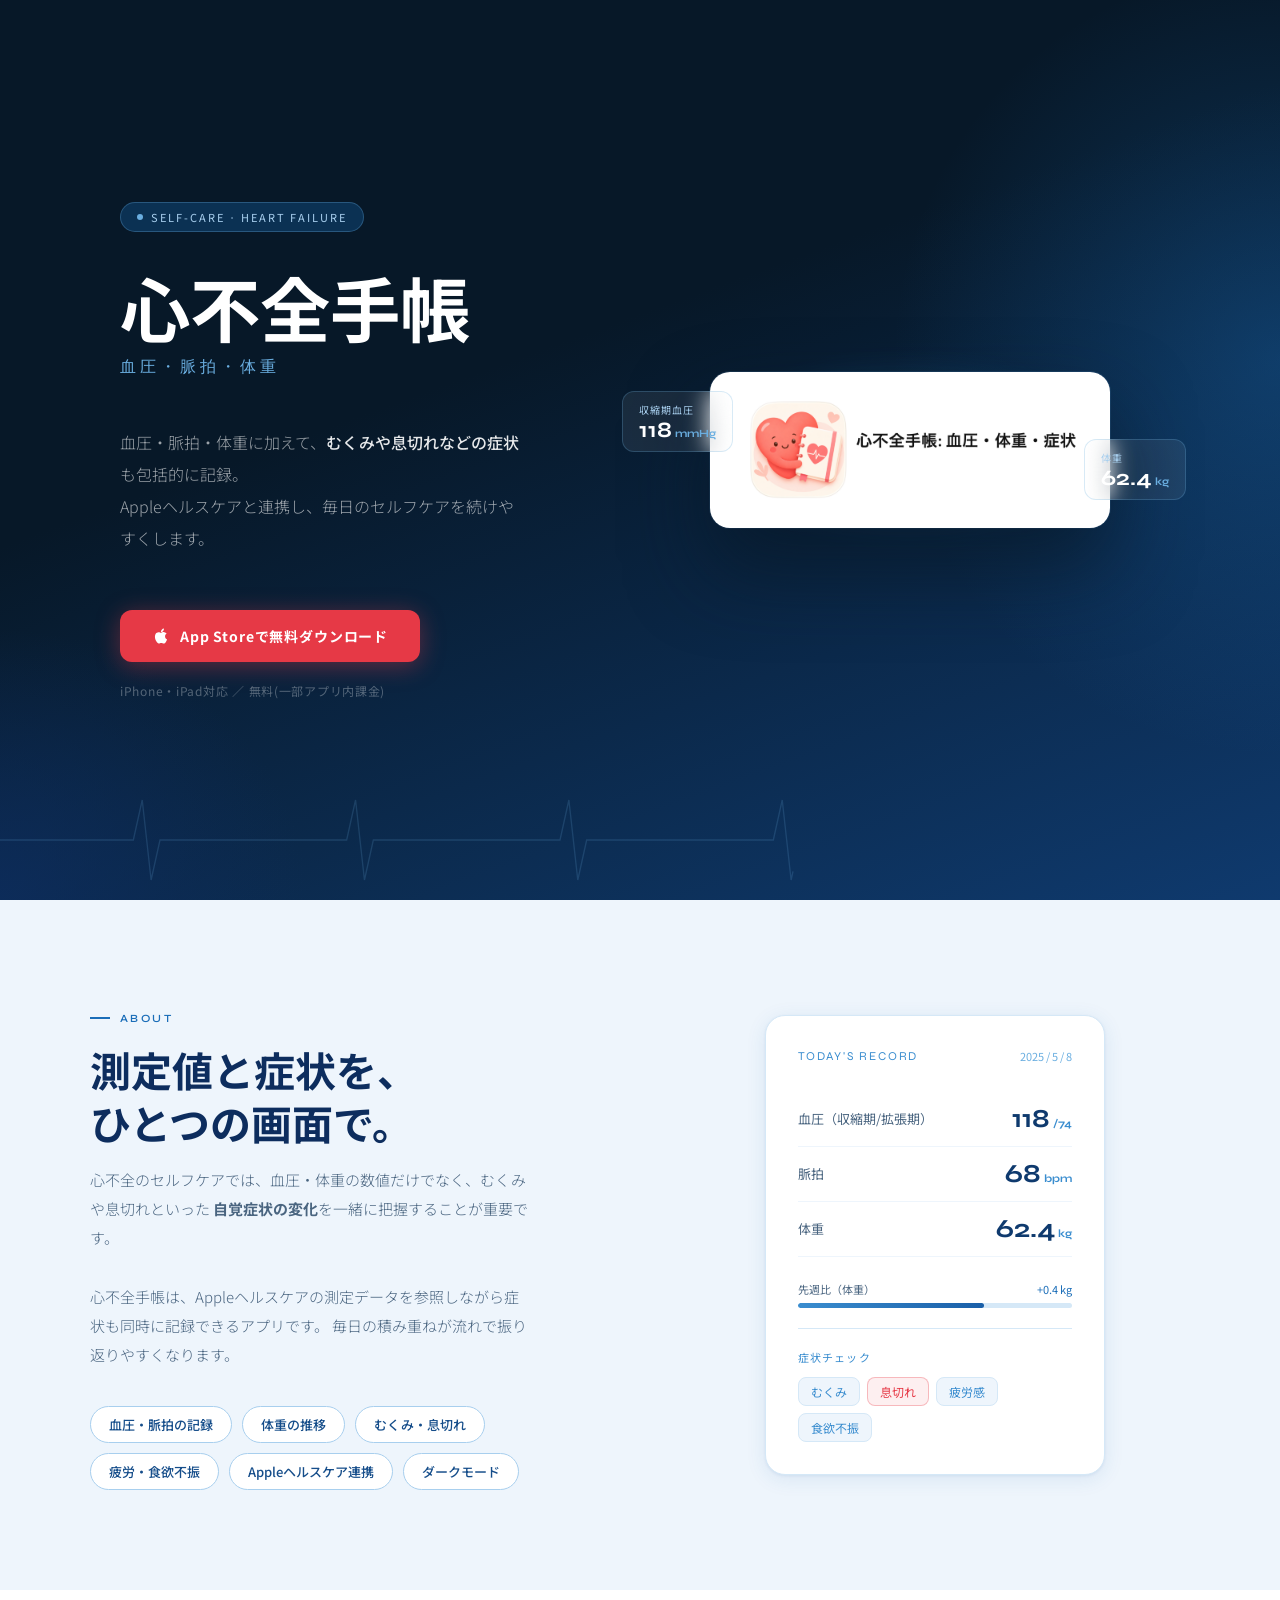
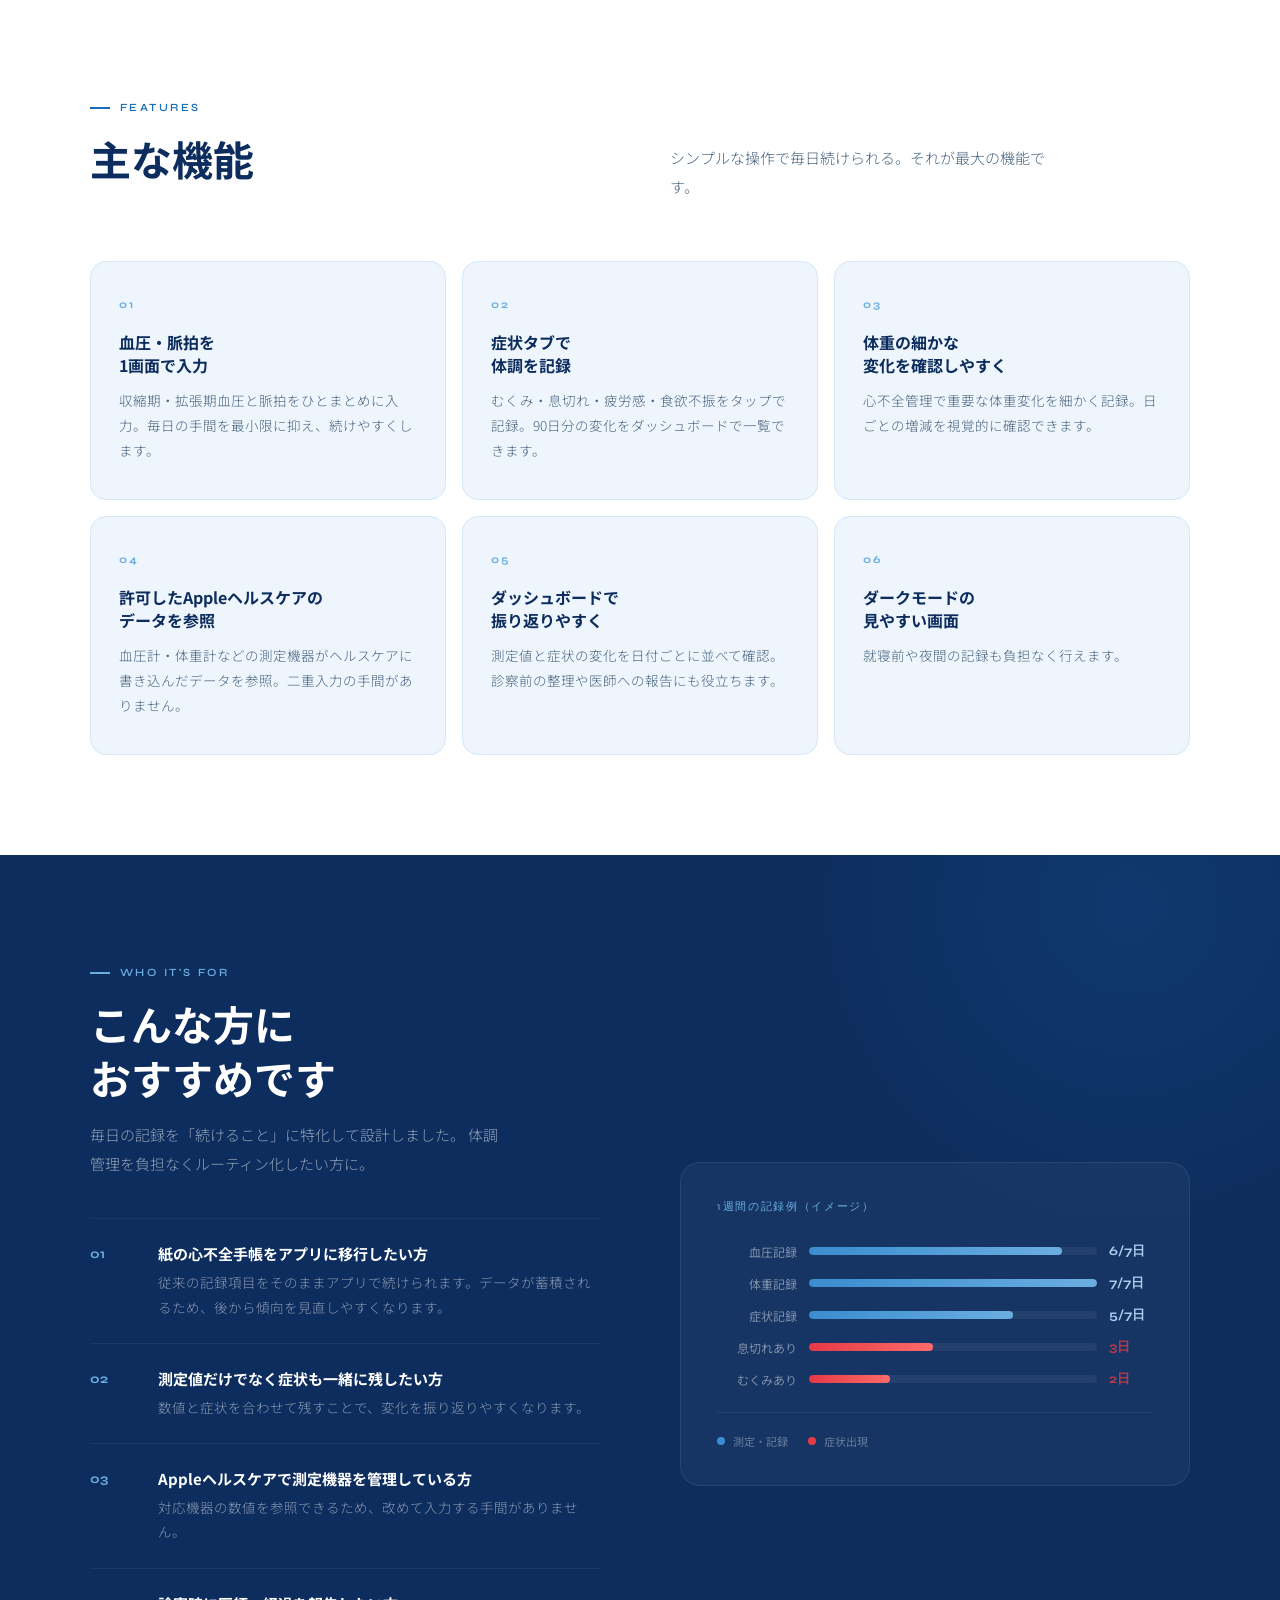
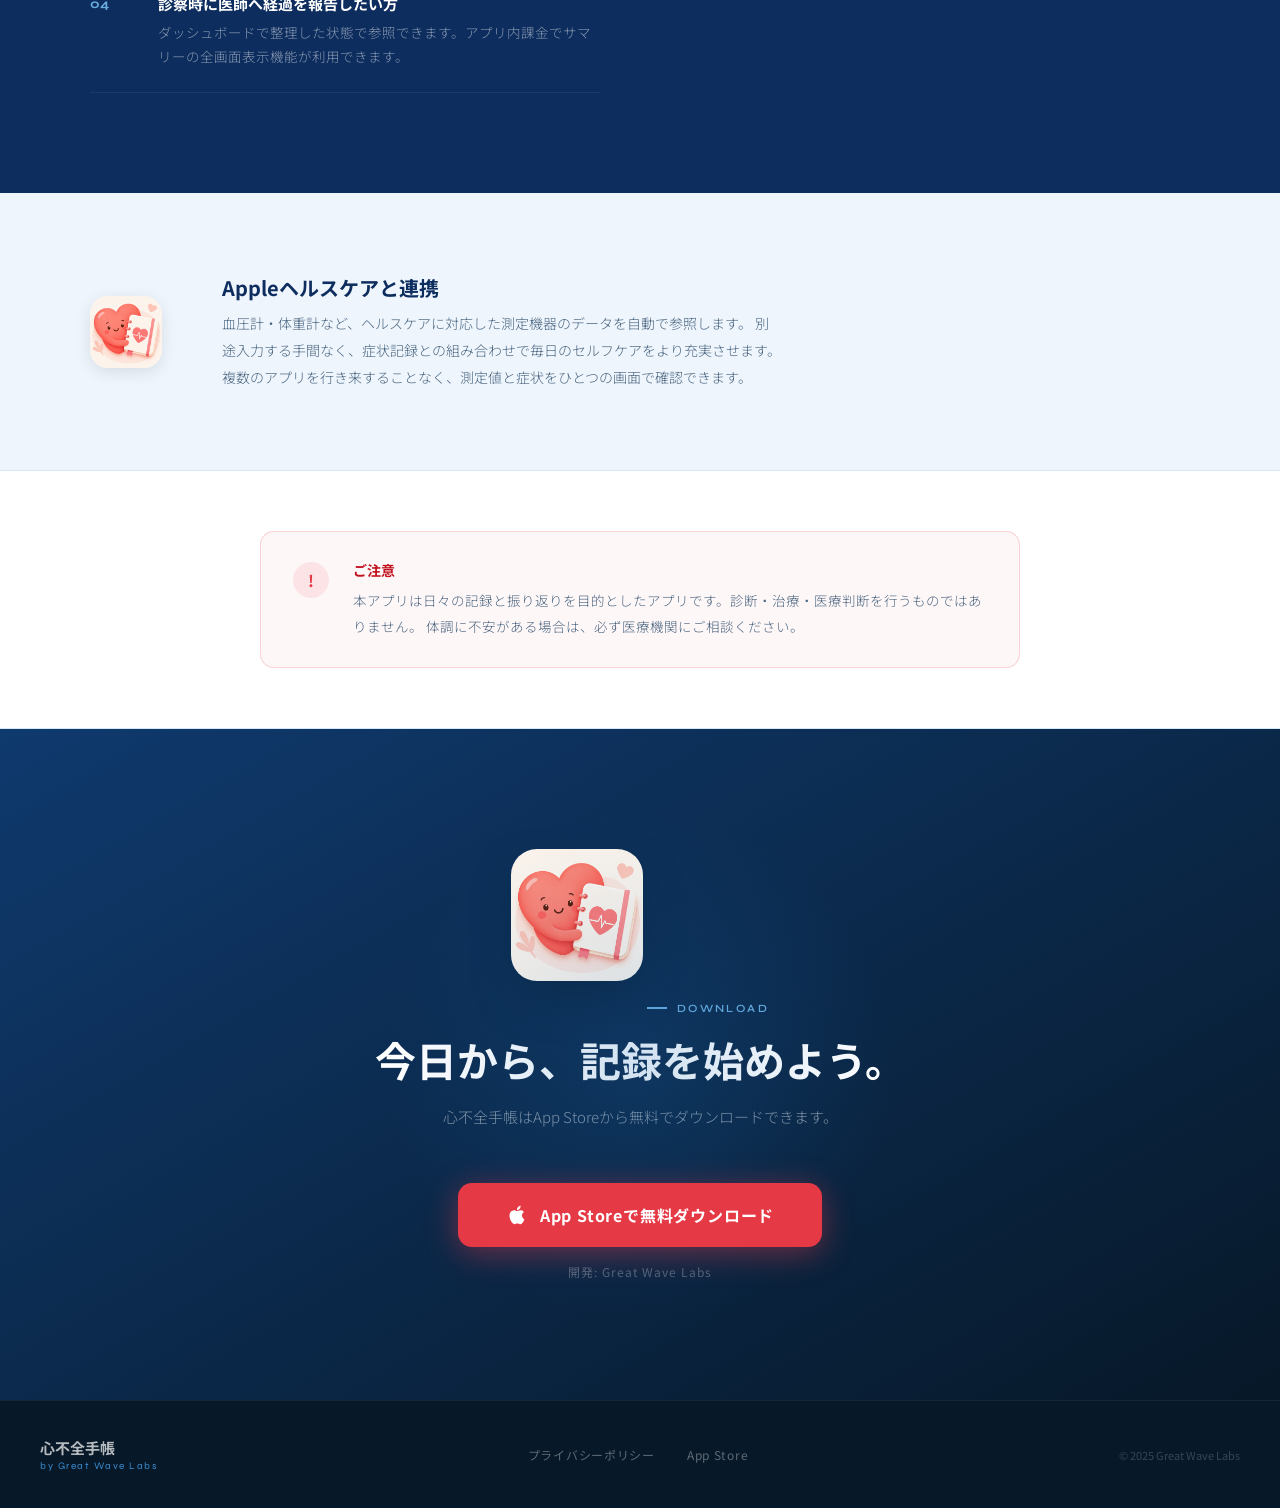
<file: index.html>
<!DOCTYPE html>
<html lang="ja">
<head>
  <meta charset="UTF-8">
  <meta name="viewport" content="width=device-width, initial-scale=1.0">
  <title>心不全手帳 – 血圧・体重・症状セルフケアアプリ</title>
  <meta name="description" content="血圧・脈拍・体重に加えて、むくみや息切れなどの症状もすばやく記録。Appleヘルスケア連携で、毎日のセルフケアを続けやすくします。">
  <link rel="preconnect" href="https://fonts.googleapis.com">
  <link rel="preconnect" href="https://fonts.gstatic.com" crossorigin>
  <link href="https://fonts.googleapis.com/css2?family=Syne:wght@400;600;700;800&family=Noto+Sans+JP:wght@300;400;500;700&display=swap" rel="stylesheet">
  <style>
    :root {
      --blue-50:  #eef5fc;
      --blue-100: #d5e8f7;
      --blue-200: #a8cfee;
      --blue-300: #6aaee0;
      --blue-400: #3a8dcf;
      --blue-500: #1a6db8;
      --blue-600: #1a5fa8;
      --blue-700: #154d8a;
      --blue-800: #0f3a6e;
      --blue-900: #0d2d5e;
      --blue-950: #071828;
      --red:      #e63946;
      --red-dark: #c1121f;
      --white:    #ffffff;
      --text-primary: var(--blue-900);
      --text-muted:   #4a6580;
      --border:   rgba(26,95,168,0.14);
    }

    *, *::before, *::after { box-sizing: border-box; margin: 0; padding: 0; }
    html { scroll-behavior: smooth; }

    body {
      font-family: 'Noto Sans JP', sans-serif;
      background: var(--white);
      color: var(--text-primary);
      overflow-x: hidden;
      -webkit-font-smoothing: antialiased;
    }

    /* ───────────────────────────────────────
       HERO
    ─────────────────────────────────────── */
    .hero {
      background: var(--blue-950);
      min-height: 100svh;
      display: grid;
      grid-template-columns: 1fr 1fr;
      align-items: center;
      position: relative;
      overflow: hidden;
    }

    .hero-bg {
      position: absolute;
      inset: 0;
      background:
        radial-gradient(ellipse 55% 80% at 100% 40%, rgba(26,109,184,0.35) 0%, transparent 55%),
        radial-gradient(ellipse 40% 50% at 0% 100%, rgba(13,45,94,0.8) 0%, transparent 60%),
        linear-gradient(160deg, var(--blue-950) 40%, var(--blue-800) 100%);
      pointer-events: none;
    }

    .hero-ecg {
      position: absolute;
      bottom: 0;
      left: 0;
      width: 100%;
      height: 120px;
      pointer-events: none;
      opacity: 0.18;
    }

    .ecg-path {
      stroke: var(--blue-300);
      stroke-width: 1.5;
      fill: none;
      stroke-dasharray: 1400;
      stroke-dashoffset: 1400;
      animation: drawECG 3s ease forwards 0.8s;
    }

    @keyframes drawECG {
      to { stroke-dashoffset: 0; }
    }

    .hero-content {
      position: relative;
      z-index: 2;
      padding: 100px 56px 100px 80px;
    }

    .hero-badge {
      display: inline-flex;
      align-items: center;
      gap: 8px;
      background: rgba(26,109,184,0.3);
      border: 1px solid rgba(106,174,224,0.3);
      border-radius: 100px;
      padding: 6px 16px;
      font-size: 11px;
      letter-spacing: 0.18em;
      color: var(--blue-200);
      text-transform: uppercase;
      margin-bottom: 36px;
      opacity: 0;
      animation: slideUp 0.7s ease 0.1s forwards;
    }

    .hero-badge-dot {
      width: 6px;
      height: 6px;
      border-radius: 50%;
      background: var(--blue-300);
      animation: blink 2s ease-in-out infinite;
    }

    @keyframes blink {
      0%, 100% { opacity: 1; }
      50% { opacity: 0.3; }
    }

    .hero-title {
      font-family: 'Noto Sans JP', sans-serif;
      font-weight: 700;
      font-size: clamp(44px, 5.5vw, 72px);
      line-height: 1.1;
      color: var(--white);
      margin-bottom: 12px;
      opacity: 0;
      animation: slideUp 0.7s ease 0.25s forwards;
    }

    .hero-title-en {
      font-family: 'Syne', sans-serif;
      font-weight: 400;
      font-size: clamp(12px, 1.4vw, 16px);
      letter-spacing: 0.25em;
      color: var(--blue-300);
      text-transform: uppercase;
      margin-bottom: 48px;
      opacity: 0;
      animation: slideUp 0.7s ease 0.38s forwards;
    }

    .hero-lead {
      font-size: 16px;
      line-height: 2;
      color: rgba(255,255,255,0.6);
      font-weight: 300;
      max-width: 400px;
      margin-bottom: 56px;
      opacity: 0;
      animation: slideUp 0.7s ease 0.5s forwards;
    }

    .hero-lead strong {
      color: rgba(255,255,255,0.9);
      font-weight: 500;
    }

    .hero-actions {
      display: flex;
      align-items: center;
      gap: 20px;
      flex-wrap: wrap;
      opacity: 0;
      animation: slideUp 0.7s ease 0.62s forwards;
    }

    .btn-primary {
      display: inline-flex;
      align-items: center;
      gap: 10px;
      background: var(--red);
      color: var(--white);
      text-decoration: none;
      padding: 16px 32px;
      border-radius: 12px;
      font-size: 14px;
      font-weight: 700;
      font-family: 'Noto Sans JP', sans-serif;
      letter-spacing: 0.06em;
      transition: background 0.2s, transform 0.2s, box-shadow 0.2s;
      box-shadow: 0 4px 24px rgba(230,57,70,0.4);
    }

    .btn-primary:hover {
      background: var(--red-dark);
      transform: translateY(-2px);
      box-shadow: 0 8px 32px rgba(230,57,70,0.5);
    }

    .btn-primary svg { width: 18px; height: 18px; }

    .hero-sub-note {
      font-size: 12px;
      color: rgba(255,255,255,0.3);
      letter-spacing: 0.06em;
    }

    .hero-visual {
      position: relative;
      z-index: 2;
      display: flex;
      justify-content: center;
      align-items: center;
      padding: 100px 80px 100px 20px;
      opacity: 0;
      animation: fadeIn 1s ease 0.6s forwards;
    }

    .hero-img-frame {
      position: relative;
    }

    .hero-img-frame::before {
      content: '';
      position: absolute;
      inset: -32px;
      border-radius: 36px;
      background: radial-gradient(ellipse at center, rgba(58,141,207,0.3) 0%, transparent 65%);
      filter: blur(8px);
    }

    .hero-banner {
      display: block;
      width: 100%;
      max-width: 400px;
      border-radius: 20px;
      box-shadow:
        0 40px 80px rgba(7,24,40,0.7),
        0 0 0 1px rgba(106,174,224,0.15);
      position: relative;
    }

    .float-chip {
      position: absolute;
      background: rgba(255,255,255,0.07);
      backdrop-filter: blur(12px);
      border: 1px solid rgba(106,174,224,0.25);
      border-radius: 12px;
      padding: 10px 16px;
      display: flex;
      flex-direction: column;
      gap: 2px;
    }

    .float-chip-label {
      font-size: 10px;
      color: var(--blue-200);
      letter-spacing: 0.1em;
      text-transform: uppercase;
    }

    .float-chip-value {
      font-family: 'Syne', sans-serif;
      font-size: 22px;
      font-weight: 700;
      color: var(--white);
      line-height: 1;
    }

    .float-chip-unit {
      font-size: 11px;
      color: var(--blue-300);
      margin-left: 3px;
    }

    .chip-bp  { top: 12%; left: -88px; animation: floatY 4s ease-in-out infinite; }
    .chip-wt  { bottom: 18%; right: -76px; animation: floatY 4s ease-in-out 1.5s infinite; }

    @keyframes floatY {
      0%, 100% { transform: translateY(0); }
      50%       { transform: translateY(-8px); }
    }

    /* ───────────────────────────────────────
       SECTION BASE
    ─────────────────────────────────────── */
    section { padding: 100px 40px; }

    .s-inner {
      max-width: 1100px;
      margin: 0 auto;
    }

    .label {
      display: inline-flex;
      align-items: center;
      gap: 10px;
      font-family: 'Syne', sans-serif;
      font-size: 11px;
      letter-spacing: 0.22em;
      text-transform: uppercase;
      color: var(--blue-500);
      font-weight: 600;
      margin-bottom: 18px;
    }

    .label::before {
      content: '';
      width: 20px;
      height: 2px;
      background: var(--blue-500);
      flex-shrink: 0;
    }

    h2.s-title {
      font-family: 'Noto Sans JP', sans-serif;
      font-weight: 700;
      font-size: clamp(28px, 3.2vw, 42px);
      line-height: 1.3;
      color: var(--blue-900);
      margin-bottom: 16px;
    }

    .s-body {
      font-size: 15px;
      line-height: 1.95;
      color: var(--text-muted);
      font-weight: 300;
    }

    /* ───────────────────────────────────────
       ABOUT
    ─────────────────────────────────────── */
    .about { background: var(--blue-50); }

    .about-grid {
      display: grid;
      grid-template-columns: 1fr 1fr;
      gap: 80px;
      align-items: center;
    }

    .about-text .s-body { max-width: 440px; }

    .about-pills {
      display: flex;
      flex-wrap: wrap;
      gap: 10px;
      margin-top: 36px;
    }

    .pill {
      background: var(--white);
      border: 1.5px solid var(--blue-200);
      border-radius: 100px;
      padding: 8px 18px;
      font-size: 13px;
      color: var(--blue-700);
      font-weight: 500;
      transition: border-color 0.2s, background 0.2s, color 0.2s;
    }

    .pill:hover {
      background: var(--blue-600);
      border-color: var(--blue-600);
      color: var(--white);
    }

    .about-visual { display: flex; justify-content: center; }

    .record-card {
      background: var(--white);
      border-radius: 20px;
      padding: 32px;
      box-shadow:
        0 4px 20px rgba(26,95,168,0.1),
        0 1px 3px rgba(26,95,168,0.08);
      width: 100%;
      max-width: 340px;
      border: 1px solid var(--blue-100);
    }

    .record-card-header {
      display: flex;
      justify-content: space-between;
      align-items: center;
      margin-bottom: 28px;
    }

    .record-card-title {
      font-family: 'Syne', sans-serif;
      font-size: 12px;
      letter-spacing: 0.15em;
      text-transform: uppercase;
      color: var(--blue-400);
    }

    .record-date { font-size: 11px; color: var(--blue-300); }

    .metric-row {
      display: flex;
      align-items: center;
      justify-content: space-between;
      padding: 14px 0;
      border-bottom: 1px solid var(--blue-50);
    }

    .metric-row:last-of-type { border-bottom: none; }

    .metric-name { font-size: 13px; color: var(--text-muted); font-weight: 400; }

    .metric-val {
      font-family: 'Syne', sans-serif;
      font-size: 26px;
      font-weight: 700;
      color: var(--blue-800);
      line-height: 1;
    }

    .metric-unit { font-size: 11px; color: var(--blue-400); margin-left: 3px; }

    .metric-bar-wrap { margin-top: 24px; }

    .metric-bar-label {
      font-size: 11px;
      color: var(--text-muted);
      margin-bottom: 6px;
      display: flex;
      justify-content: space-between;
    }

    .metric-bar-track {
      height: 5px;
      background: var(--blue-100);
      border-radius: 10px;
      overflow: hidden;
    }

    .metric-bar-fill {
      height: 100%;
      border-radius: 10px;
      background: linear-gradient(90deg, var(--blue-400), var(--blue-600));
      width: 0;
      transition: width 1.2s cubic-bezier(0.4,0,0.2,1);
    }

    .metric-bar-fill.animated { width: var(--w); }

    .symptom-section {
      margin-top: 20px;
      padding-top: 20px;
      border-top: 1px solid var(--blue-100);
    }

    .symptom-section-label {
      font-size: 11px;
      letter-spacing: 0.1em;
      text-transform: uppercase;
      color: var(--blue-400);
      margin-bottom: 12px;
    }

    .symptom-tags { display: flex; flex-wrap: wrap; gap: 7px; }

    .stag {
      font-size: 12px;
      padding: 5px 12px;
      border-radius: 8px;
      border: 1px solid var(--blue-100);
      color: var(--blue-400);
      background: var(--blue-50);
    }

    .stag.active {
      background: rgba(230,57,70,0.08);
      border-color: rgba(230,57,70,0.3);
      color: var(--red);
    }

    /* ───────────────────────────────────────
       FEATURES
    ─────────────────────────────────────── */
    .features { background: var(--white); }

    .features-header {
      display: grid;
      grid-template-columns: 1fr 1fr;
      gap: 60px;
      align-items: end;
      margin-bottom: 60px;
    }

    .features-header .s-body { max-width: 380px; }

    .features-grid {
      display: grid;
      grid-template-columns: repeat(3, 1fr);
      gap: 16px;
    }

    .feat-card {
      background: var(--blue-50);
      border: 1px solid var(--blue-100);
      border-radius: 16px;
      padding: 36px 28px;
      position: relative;
      overflow: hidden;
      transition: transform 0.25s ease, box-shadow 0.25s ease, border-color 0.25s;
    }

    .feat-card::before {
      content: '';
      position: absolute;
      top: 0;
      left: 0;
      right: 0;
      height: 3px;
      background: linear-gradient(90deg, var(--blue-400), var(--blue-600));
      transform: scaleX(0);
      transform-origin: left;
      transition: transform 0.3s ease;
    }

    .feat-card:hover {
      transform: translateY(-4px);
      box-shadow: 0 16px 40px rgba(26,95,168,0.12);
      border-color: var(--blue-200);
    }

    .feat-card:hover::before { transform: scaleX(1); }

    .feat-number {
      font-family: 'Syne', sans-serif;
      font-size: 11px;
      font-weight: 700;
      letter-spacing: 0.2em;
      color: var(--blue-300);
      margin-bottom: 20px;
    }

    .feat-title {
      font-family: 'Noto Sans JP', sans-serif;
      font-weight: 700;
      font-size: 16px;
      color: var(--blue-900);
      margin-bottom: 12px;
      line-height: 1.4;
    }

    .feat-text {
      font-size: 13.5px;
      line-height: 1.85;
      color: var(--text-muted);
      font-weight: 300;
    }

    /* ───────────────────────────────────────
       HELPS
    ─────────────────────────────────────── */
    .helps {
      background: var(--blue-900);
      position: relative;
      overflow: hidden;
    }

    .helps::before {
      content: '';
      position: absolute;
      top: -300px; right: -200px;
      width: 700px; height: 700px;
      border-radius: 50%;
      background: radial-gradient(circle, rgba(26,109,184,0.18) 0%, transparent 65%);
      pointer-events: none;
    }

    .helps-grid {
      display: grid;
      grid-template-columns: 1fr 1fr;
      gap: 80px;
      align-items: center;
    }

    .helps h2.s-title { color: var(--white); }
    .helps .s-body { color: rgba(255,255,255,0.55); max-width: 420px; }
    .helps .label { color: var(--blue-300); }
    .helps .label::before { background: var(--blue-300); }

    .helps-points {
      display: flex;
      flex-direction: column;
      margin-top: 40px;
    }

    .help-point {
      display: grid;
      grid-template-columns: 48px 1fr;
      gap: 20px;
      align-items: start;
      padding: 24px 0;
      border-bottom: 1px solid rgba(255,255,255,0.06);
    }

    .help-point:first-child { border-top: 1px solid rgba(255,255,255,0.06); }

    .help-num {
      font-family: 'Syne', sans-serif;
      font-size: 13px;
      font-weight: 700;
      color: var(--blue-300);
      padding-top: 3px;
    }

    .help-point-title {
      font-weight: 700;
      font-size: 15px;
      color: var(--white);
      margin-bottom: 6px;
    }

    .help-point-body {
      font-size: 13.5px;
      line-height: 1.8;
      color: rgba(255,255,255,0.5);
      font-weight: 300;
    }

    .helps-chart {
      background: rgba(255,255,255,0.04);
      border: 1px solid rgba(255,255,255,0.08);
      border-radius: 20px;
      padding: 36px;
    }

    .chart-title {
      font-family: 'Syne', sans-serif;
      font-size: 11px;
      letter-spacing: 0.15em;
      text-transform: uppercase;
      color: var(--blue-300);
      margin-bottom: 28px;
    }

    .chart-bars { display: flex; flex-direction: column; gap: 14px; }

    .chart-row {
      display: grid;
      grid-template-columns: 80px 1fr 44px;
      align-items: center;
      gap: 12px;
    }

    .chart-row-label { font-size: 12px; color: rgba(255,255,255,0.45); text-align: right; }

    .chart-track {
      height: 8px;
      background: rgba(255,255,255,0.06);
      border-radius: 10px;
      overflow: hidden;
    }

    .chart-fill {
      height: 100%;
      border-radius: 10px;
      background: linear-gradient(90deg, var(--blue-400), var(--blue-300));
      width: 0;
      transition: width 1.2s cubic-bezier(0.4,0,0.2,1);
    }

    .chart-fill.animated { width: var(--cw); }
    .chart-fill.red-bar  { background: linear-gradient(90deg, #e63946, #ff6b6b); }

    .chart-row-val {
      font-family: 'Syne', sans-serif;
      font-size: 13px;
      font-weight: 700;
      color: var(--blue-200);
    }

    .chart-legend {
      display: flex;
      gap: 20px;
      margin-top: 24px;
      padding-top: 20px;
      border-top: 1px solid rgba(255,255,255,0.06);
    }

    .legend-item {
      display: flex;
      align-items: center;
      gap: 8px;
      font-size: 11px;
      color: rgba(255,255,255,0.35);
    }

    .legend-dot { width: 8px; height: 8px; border-radius: 50%; }
    .legend-dot.blue { background: var(--blue-400); }
    .legend-dot.red  { background: var(--red); }

    /* ───────────────────────────────────────
       HEALTH KIT STRIP
    ─────────────────────────────────────── */
    .healthkit {
      background: var(--blue-50);
      padding: 80px 40px;
    }

    .healthkit-inner {
      max-width: 1100px;
      margin: 0 auto;
      display: flex;
      align-items: center;
      gap: 60px;
    }

    .hk-icon {
      flex-shrink: 0;
      width: 72px; height: 72px;
      border-radius: 18px;
      overflow: hidden;
      box-shadow: 0 4px 16px rgba(0,0,0,0.1);
    }

    .hk-icon img {
      width: 100%; height: 100%;
      object-fit: cover;
      display: block;
    }

    .hk-text h3 {
      font-family: 'Noto Sans JP', sans-serif;
      font-weight: 700;
      font-size: 20px;
      color: var(--blue-900);
      margin-bottom: 8px;
    }

    .hk-text p {
      font-size: 14px;
      line-height: 1.9;
      color: var(--text-muted);
      font-weight: 300;
      max-width: 560px;
    }

    /* ───────────────────────────────────────
       DISCLAIMER
    ─────────────────────────────────────── */
    .disclaimer {
      background: var(--white);
      padding: 60px 40px;
      border-top: 1px solid var(--blue-100);
      border-bottom: 1px solid var(--blue-100);
    }

    .disclaimer-inner {
      max-width: 760px;
      margin: 0 auto;
      display: flex;
      gap: 24px;
      align-items: flex-start;
      background: rgba(230,57,70,0.04);
      border: 1.5px solid rgba(230,57,70,0.2);
      border-radius: 14px;
      padding: 28px 32px;
    }

    .disc-icon {
      flex-shrink: 0;
      width: 36px; height: 36px;
      border-radius: 50%;
      background: rgba(230,57,70,0.1);
      display: flex;
      align-items: center;
      justify-content: center;
      color: var(--red);
      font-weight: 700;
      font-size: 16px;
      margin-top: 2px;
    }

    .disc-title {
      font-weight: 700;
      font-size: 14px;
      color: var(--red-dark);
      margin-bottom: 8px;
    }

    .disc-text {
      font-size: 13.5px;
      line-height: 1.9;
      color: var(--text-muted);
      font-weight: 300;
    }

    /* ───────────────────────────────────────
       CTA
    ─────────────────────────────────────── */
    .cta {
      background: linear-gradient(150deg, var(--blue-800) 0%, var(--blue-950) 100%);
      padding: 120px 40px;
      text-align: center;
      position: relative;
      overflow: hidden;
    }

    .cta::before {
      content: '';
      position: absolute;
      top: 50%; left: 50%;
      transform: translate(-50%, -50%);
      width: 600px; height: 600px;
      border-radius: 50%;
      background: radial-gradient(circle, rgba(26,109,184,0.2) 0%, transparent 60%);
      pointer-events: none;
    }

    .cta .label { color: var(--blue-300); justify-content: center; }
    .cta .label::before { background: var(--blue-300); }
    .cta h2.s-title { color: var(--white); text-align: center; margin-bottom: 16px; }
    .cta .s-body {
      color: rgba(255,255,255,0.5);
      text-align: center;
      max-width: 460px;
      margin: 0 auto 52px;
    }

    .cta-btn-wrap {
      position: relative;
      z-index: 1;
      display: flex;
      flex-direction: column;
      align-items: center;
      gap: 16px;
    }

    .btn-cta {
      display: inline-flex;
      align-items: center;
      gap: 12px;
      background: var(--red);
      color: var(--white);
      text-decoration: none;
      padding: 20px 48px;
      border-radius: 14px;
      font-size: 16px;
      font-weight: 700;
      font-family: 'Noto Sans JP', sans-serif;
      letter-spacing: 0.05em;
      transition: background 0.2s, transform 0.2s, box-shadow 0.2s;
      box-shadow: 0 6px 32px rgba(230,57,70,0.45);
    }

    .btn-cta:hover {
      background: var(--red-dark);
      transform: translateY(-3px);
      box-shadow: 0 12px 48px rgba(230,57,70,0.55);
    }

    .btn-cta svg { width: 22px; height: 22px; }

    .cta-meta {
      font-size: 12px;
      color: rgba(255,255,255,0.28);
      letter-spacing: 0.08em;
    }

    /* ───────────────────────────────────────
       FOOTER
    ─────────────────────────────────────── */
    footer {
      background: var(--blue-950);
      padding: 36px 40px;
      display: flex;
      justify-content: space-between;
      align-items: center;
      gap: 20px;
      border-top: 1px solid rgba(255,255,255,0.06);
    }

    .footer-brand {
      font-family: 'Noto Sans JP', sans-serif;
      font-weight: 700;
      font-size: 15px;
      color: rgba(255,255,255,0.7);
    }

    .footer-brand span {
      font-family: 'Syne', sans-serif;
      font-size: 10px;
      letter-spacing: 0.15em;
      color: var(--blue-400);
      display: block;
      font-weight: 400;
      margin-top: 2px;
    }

    .footer-links {
      display: flex;
      align-items: center;
      gap: 32px;
    }

    footer a {
      font-size: 12px;
      color: rgba(255,255,255,0.35);
      text-decoration: none;
      letter-spacing: 0.06em;
      transition: color 0.2s;
    }

    footer a:hover { color: var(--white); }

    .footer-copy { font-size: 11px; color: rgba(255,255,255,0.2); }

    /* ───────────────────────────────────────
       ECG SCROLL PROGRESS (signature)
    ─────────────────────────────────────── */
    #ecg-progress {
      position: fixed;
      top: 0; left: 0;
      width: 100%;
      height: 28px;
      z-index: 1000;
      pointer-events: none;
    }

    #ecg-progress svg { width: 100%; height: 100%; display: block; }

    #ecg-progress path {
      fill: none;
      stroke: var(--red);
      stroke-width: 2;
      stroke-linecap: round;
      stroke-linejoin: round;
      filter: drop-shadow(0 1px 3px rgba(230,57,70,0.35));
    }

    /* ───────────────────────────────────────
       CTA MASCOT
    ─────────────────────────────────────── */
    .cta-mascot {
      width: clamp(96px, 12vw, 132px);
      border-radius: 26px;
      box-shadow: 0 20px 50px -16px rgba(7,24,40,0.6);
      margin-bottom: 28px;
      animation: floatY 5s ease-in-out infinite;
      user-select: none;
      -webkit-user-drag: none;
    }

    /* ───────────────────────────────────────
       ANIMATIONS
    ─────────────────────────────────────── */
    @keyframes slideUp {
      from { opacity: 0; transform: translateY(22px); }
      to   { opacity: 1; transform: translateY(0); }
    }

    @keyframes fadeIn {
      from { opacity: 0; }
      to   { opacity: 1; }
    }

    .reveal {
      opacity: 0;
      transform: translateY(20px);
      transition: opacity 0.65s ease, transform 0.65s ease;
    }

    .reveal.visible {
      opacity: 1;
      transform: none;
    }

    @media (prefers-reduced-motion: reduce) {
      html { scroll-behavior: auto; }
      .hero-badge, .hero-title, .hero-title-en, .hero-lead, .hero-actions, .hero-visual { animation: none; opacity: 1; }
      .ecg-path { animation: none; stroke-dashoffset: 0; }
      .float-chip, .cta-mascot { animation: none; }
      .reveal { opacity: 1; transform: none; transition: none; }
    }

    /* ───────────────────────────────────────
       RESPONSIVE
    ─────────────────────────────────────── */
    @media (max-width: 960px) {
      .hero { grid-template-columns: 1fr; }
      .hero-content { padding: 80px 32px 40px; }
      .hero-visual { padding: 0 32px 80px; justify-content: flex-start; }
      .chip-bp, .chip-wt { display: none; }
      .about-grid, .helps-grid, .features-header { grid-template-columns: 1fr; gap: 48px; }
      .features-grid { grid-template-columns: 1fr 1fr; }
      .healthkit-inner { flex-direction: column; align-items: flex-start; }
      footer { flex-direction: column; text-align: center; }
    }

    @media (max-width: 600px) {
      section { padding: 72px 24px; }
      .features-grid { grid-template-columns: 1fr; }
      .disclaimer-inner { flex-direction: column; gap: 16px; }
      .footer-links { flex-direction: column; gap: 16px; }
    }
  </style>
</head>
<body>

  <!-- ═══════════ ECG SCROLL PROGRESS ═══════════ -->
  <div id="ecg-progress" aria-hidden="true">
    <svg viewBox="0 0 1000 28" preserveAspectRatio="none">
      <path id="ecg-progress-path" d="M0,16 L120,16 L145,16 L155,6 L165,24 L175,11 L185,16 L320,16 L345,16 L355,6 L365,24 L375,11 L385,16 L520,16 L545,16 L555,6 L565,24 L575,11 L585,16 L720,16 L745,16 L755,6 L765,24 L775,11 L785,16 L920,16 L1000,16"/>
    </svg>
  </div>

  <!-- ═══════════ HERO ═══════════ -->
  <section class="hero" aria-label="ヒーロー">
    <div class="hero-bg"></div>
    <svg class="hero-ecg" viewBox="0 0 1440 120" preserveAspectRatio="none" aria-hidden="true">
      <path class="ecg-path" d="M0,60 L120,60 L150,60 L160,20 L170,100 L180,60 L200,60
        L360,60 L390,60 L400,20 L410,100 L420,60 L440,60
        L600,60 L630,60 L640,20 L650,100 L660,60 L680,60
        L840,60 L870,60 L880,20 L890,100 L900,60 L920,60
        L1080,60 L1110,60 L1120,20 L1130,100 L1140,60 L1160,60
        L1320,60 L1350,60 L1360,20 L1370,100 L1380,60 L1440,60"/>
    </svg>

    <div class="hero-content">
      <div class="hero-badge">
        <span class="hero-badge-dot"></span>
        Self-care · Heart Failure
      </div>
      <h1 class="hero-title">心不全手帳</h1>
      <p class="hero-title-en">血圧・脈拍・体重</p>
      <p class="hero-lead">
        血圧・脈拍・体重に加えて、<strong>むくみや息切れなどの症状</strong>も包括的に記録。<br>
        Appleヘルスケアと連携し、毎日のセルフケアを続けやすくします。
      </p>
      <div class="hero-actions">
        <a href="https://apps.apple.com/jp/app/%E5%BF%83%E4%B8%8D%E5%85%A8%E6%89%8B%E5%B8%B3-%E8%A1%80%E5%9C%A7-%E4%BD%93%E9%87%8D-%E7%97%87%E7%8A%B6/id6765601367"
           class="btn-primary" target="_blank" rel="noopener">
          <svg viewBox="0 0 24 24" fill="currentColor" aria-hidden="true">
            <path d="M18.71 19.5c-.83 1.24-1.71 2.45-3.05 2.47-1.34.03-1.77-.79-3.29-.79-1.53 0-2 .77-3.27.82-1.31.05-2.3-1.32-3.14-2.53C4.25 17 2.94 12.45 4.7 9.39c.87-1.52 2.43-2.48 4.12-2.51 1.28-.02 2.5.87 3.29.87.78 0 2.26-1.07 3.8-.91.65.03 2.47.26 3.64 1.98-.09.06-2.17 1.28-2.15 3.81.03 3.02 2.65 4.03 2.68 4.04-.03.07-.42 1.44-1.38 2.83M13 3.5c.73-.83 1.94-1.46 2.94-1.5.13 1.17-.34 2.35-1.04 3.19-.69.85-1.83 1.51-2.95 1.42-.15-1.15.41-2.35 1.05-3.11z"/>
          </svg>
          App Storeで無料ダウンロード
        </a>
        <span class="hero-sub-note">iPhone・iPad対応 ／ 無料(一部アプリ内課金)</span>
      </div>
    </div>

    <div class="hero-visual">
      <div class="hero-img-frame">
        <img src="banner.png" alt="心不全手帳 アプリ画面" class="hero-banner">
        <div class="float-chip chip-bp">
          <span class="float-chip-label">収縮期血圧</span>
          <span class="float-chip-value">118<span class="float-chip-unit">mmHg</span></span>
        </div>
        <div class="float-chip chip-wt">
          <span class="float-chip-label">体重</span>
          <span class="float-chip-value">62.4<span class="float-chip-unit">kg</span></span>
        </div>
      </div>
    </div>
  </section>

  <!-- ═══════════ ABOUT ═══════════ -->
  <section class="about">
    <div class="s-inner">
      <div class="about-grid">
        <div class="about-text reveal">
          <span class="label">About</span>
          <h2 class="s-title">測定値と症状を、<br>ひとつの画面で。</h2>
          <p class="s-body">
            心不全のセルフケアでは、血圧・体重の数値だけでなく、むくみや息切れといった
            <strong>自覚症状の変化</strong>を一緒に把握することが重要です。<br><br>
            心不全手帳は、Appleヘルスケアの測定データを参照しながら症状も同時に記録できるアプリです。
            毎日の積み重ねが流れで振り返りやすくなります。
          </p>
          <div class="about-pills">
            <span class="pill">血圧・脈拍の記録</span>
            <span class="pill">体重の推移</span>
            <span class="pill">むくみ・息切れ</span>
            <span class="pill">疲労・食欲不振</span>
            <span class="pill">Appleヘルスケア連携</span>
            <span class="pill">ダークモード</span>
          </div>
        </div>
        <div class="about-visual reveal" style="transition-delay:0.18s">
          <div class="record-card">
            <div class="record-card-header">
              <span class="record-card-title">Today's Record</span>
              <span class="record-date">2025 / 5 / 8</span>
            </div>
            <div class="metric-row">
              <span class="metric-name">血圧（収縮期/拡張期）</span>
              <span class="metric-val">118<span class="metric-unit">/74</span></span>
            </div>
            <div class="metric-row">
              <span class="metric-name">脈拍</span>
              <span class="metric-val">68<span class="metric-unit">bpm</span></span>
            </div>
            <div class="metric-row">
              <span class="metric-name">体重</span>
              <span class="metric-val">62.4<span class="metric-unit">kg</span></span>
            </div>
            <div class="metric-bar-wrap">
              <div class="metric-bar-label">
                <span>先週比（体重）</span>
                <span style="color:var(--blue-500)">+0.4 kg</span>
              </div>
              <div class="metric-bar-track">
                <div class="metric-bar-fill" style="--w: 68%"></div>
              </div>
            </div>
            <div class="symptom-section">
              <p class="symptom-section-label">症状チェック</p>
              <div class="symptom-tags">
                <span class="stag">むくみ</span>
                <span class="stag active">息切れ</span>
                <span class="stag">疲労感</span>
                <span class="stag">食欲不振</span>
              </div>
            </div>
          </div>
        </div>
      </div>
    </div>
  </section>

  <!-- ═══════════ FEATURES ═══════════ -->
  <section class="features">
    <div class="s-inner">
      <div class="features-header reveal">
        <div>
          <span class="label">Features</span>
          <h2 class="s-title">主な機能</h2>
        </div>
        <p class="s-body">シンプルな操作で毎日続けられる。それが最大の機能です。</p>
      </div>
      <div class="features-grid">
        <div class="feat-card reveal">
          <p class="feat-number">01</p>
          <h3 class="feat-title">血圧・脈拍を<br>1画面で入力</h3>
          <p class="feat-text">収縮期・拡張期血圧と脈拍をひとまとめに入力。毎日の手間を最小限に抑え、続けやすくします。</p>
        </div>
        <div class="feat-card reveal" style="transition-delay:0.07s">
          <p class="feat-number">02</p>
          <h3 class="feat-title">症状タブで<br>体調を記録</h3>
          <p class="feat-text">むくみ・息切れ・疲労感・食欲不振をタップで記録。90日分の変化をダッシュボードで一覧できます。</p>
        </div>
        <div class="feat-card reveal" style="transition-delay:0.14s">
          <p class="feat-number">03</p>
          <h3 class="feat-title">体重の細かな<br>変化を確認しやすく</h3>
          <p class="feat-text">心不全管理で重要な体重変化を細かく記録。日ごとの増減を視覚的に確認できます。</p>
        </div>
        <div class="feat-card reveal" style="transition-delay:0.04s">
          <p class="feat-number">04</p>
          <h3 class="feat-title">許可したAppleヘルスケアの<br>データを参照</h3>
          <p class="feat-text">血圧計・体重計などの測定機器がヘルスケアに書き込んだデータを参照。二重入力の手間がありません。</p>
        </div>
        <div class="feat-card reveal" style="transition-delay:0.11s">
          <p class="feat-number">05</p>
          <h3 class="feat-title">ダッシュボードで<br>振り返りやすく</h3>
          <p class="feat-text">測定値と症状の変化を日付ごとに並べて確認。診察前の整理や医師への報告にも役立ちます。</p>
        </div>
        <div class="feat-card reveal" style="transition-delay:0.18s">
          <p class="feat-number">06</p>
          <h3 class="feat-title">ダークモードの<br>見やすい画面</h3>
          <p class="feat-text">就寝前や夜間の記録も負担なく行えます。</p>
        </div>
      </div>
    </div>
  </section>

  <!-- ═══════════ HELPS ═══════════ -->
  <section class="helps">
    <div class="s-inner">
      <div class="helps-grid">
        <div class="reveal">
          <span class="label">Who it's for</span>
          <h2 class="s-title">こんな方に<br>おすすめです</h2>
          <p class="s-body">
            毎日の記録を「続けること」に特化して設計しました。
            体調管理を負担なくルーティン化したい方に。
          </p>
          <div class="helps-points">
            <div class="help-point">
              <span class="help-num">01</span>
              <div>
                <p class="help-point-title">紙の心不全手帳をアプリに移行したい方</p>
                <p class="help-point-body">従来の記録項目をそのままアプリで続けられます。データが蓄積されるため、後から傾向を見直しやすくなります。</p>
              </div>
            </div>
            <div class="help-point">
              <span class="help-num">02</span>
              <div>
                <p class="help-point-title">測定値だけでなく症状も一緒に残したい方</p>
                <p class="help-point-body">数値と症状を合わせて残すことで、変化を振り返りやすくなります。</p>
              </div>
            </div>
            <div class="help-point">
              <span class="help-num">03</span>
              <div>
                <p class="help-point-title">Appleヘルスケアで測定機器を管理している方</p>
                <p class="help-point-body">対応機器の数値を参照できるため、改めて入力する手間がありません。</p>
              </div>
            </div>
            <div class="help-point">
              <span class="help-num">04</span>
              <div>
                <p class="help-point-title">診察時に医師へ経過を報告したい方</p>
                <p class="help-point-body">ダッシュボードで整理した状態で参照できます。アプリ内課金でサマリーの全画面表示機能が利用できます。</p>
              </div>
            </div>
          </div>
        </div>

        <div class="reveal" style="transition-delay:0.2s">
          <div class="helps-chart">
            <p class="chart-title">1週間の記録例（イメージ）</p>
            <div class="chart-bars">
              <div class="chart-row">
                <span class="chart-row-label">血圧記録</span>
                <div class="chart-track"><div class="chart-fill" style="--cw: 88%"></div></div>
                <span class="chart-row-val">6/7日</span>
              </div>
              <div class="chart-row">
                <span class="chart-row-label">体重記録</span>
                <div class="chart-track"><div class="chart-fill" style="--cw: 100%"></div></div>
                <span class="chart-row-val">7/7日</span>
              </div>
              <div class="chart-row">
                <span class="chart-row-label">症状記録</span>
                <div class="chart-track"><div class="chart-fill" style="--cw: 71%"></div></div>
                <span class="chart-row-val">5/7日</span>
              </div>
              <div class="chart-row">
                <span class="chart-row-label">息切れあり</span>
                <div class="chart-track"><div class="chart-fill red-bar" style="--cw: 43%"></div></div>
                <span class="chart-row-val" style="color:rgba(230,57,70,0.8)">3日</span>
              </div>
              <div class="chart-row">
                <span class="chart-row-label">むくみあり</span>
                <div class="chart-track"><div class="chart-fill red-bar" style="--cw: 28%"></div></div>
                <span class="chart-row-val" style="color:rgba(230,57,70,0.8)">2日</span>
              </div>
            </div>
            <div class="chart-legend">
              <div class="legend-item"><div class="legend-dot blue"></div>測定・記録</div>
              <div class="legend-item"><div class="legend-dot red"></div>症状出現</div>
            </div>
          </div>
        </div>
      </div>
    </div>
  </section>

  <!-- ═══════════ HEALTHKIT ═══════════ -->
  <div class="healthkit">
    <div class="healthkit-inner reveal">
      <div class="hk-icon"><img src="xxx.png" alt=""></div>
      <div class="hk-text">
        <h3>Appleヘルスケアと連携</h3>
        <p>
          血圧計・体重計など、ヘルスケアに対応した測定機器のデータを自動で参照します。
          別途入力する手間なく、症状記録との組み合わせで毎日のセルフケアをより充実させます。
          複数のアプリを行き来することなく、測定値と症状をひとつの画面で確認できます。
        </p>
      </div>
    </div>
  </div>

  <!-- ═══════════ DISCLAIMER ═══════════ -->
  <div class="disclaimer">
    <div class="disclaimer-inner reveal">
      <div class="disc-icon">!</div>
      <div>
        <p class="disc-title">ご注意</p>
        <p class="disc-text">
          本アプリは日々の記録と振り返りを目的としたアプリです。診断・治療・医療判断を行うものではありません。
          体調に不安がある場合は、必ず医療機関にご相談ください。
        </p>
      </div>
    </div>
  </div>

  <!-- ═══════════ CTA ═══════════ -->
  <section class="cta" aria-label="ダウンロード">
    <div class="s-inner">
      <img src="xxx.png" alt="心不全手帳のマスコット" class="cta-mascot reveal">
      <span class="label">Download</span>
      <h2 class="s-title reveal">今日から、記録を始めよう。</h2>
      <p class="s-body reveal" style="transition-delay:0.1s">
        心不全手帳はApp Storeから無料でダウンロードできます。
      </p>
      <div class="cta-btn-wrap">
        <a href="https://apps.apple.com/jp/app/%E5%BF%83%E4%B8%8D%E5%85%A8%E6%89%8B%E5%B8%B3-%E8%A1%80%E5%9C%A7-%E4%BD%93%E9%87%8D-%E7%97%87%E7%8A%B6/id6765601367"
           class="btn-cta reveal" style="transition-delay:0.2s" target="_blank" rel="noopener">
          <svg viewBox="0 0 24 24" fill="currentColor" aria-hidden="true">
            <path d="M18.71 19.5c-.83 1.24-1.71 2.45-3.05 2.47-1.34.03-1.77-.79-3.29-.79-1.53 0-2 .77-3.27.82-1.31.05-2.3-1.32-3.14-2.53C4.25 17 2.94 12.45 4.7 9.39c.87-1.52 2.43-2.48 4.12-2.51 1.28-.02 2.5.87 3.29.87.78 0 2.26-1.07 3.8-.91.65.03 2.47.26 3.64 1.98-.09.06-2.17 1.28-2.15 3.81.03 3.02 2.65 4.03 2.68 4.04-.03.07-.42 1.44-1.38 2.83M13 3.5c.73-.83 1.94-1.46 2.94-1.5.13 1.17-.34 2.35-1.04 3.19-.69.85-1.83 1.51-2.95 1.42-.15-1.15.41-2.35 1.05-3.11z"/>
          </svg>
          App Storeで無料ダウンロード
        </a>
        <span class="cta-meta reveal" style="transition-delay:0.3s">開発: Great Wave Labs</span>
      </div>
    </div>
  </section>

  <!-- ═══════════ FOOTER ═══════════ -->
  <footer>
    <div class="footer-brand">
      心不全手帳
      <span>by Great Wave Labs</span>
    </div>
    <div class="footer-links">
      <a href="https://keisuke9n.github.io/iOS_BP21/privacy.html" target="_blank" rel="noopener">プライバシーポリシー</a>
      <a href="https://apps.apple.com/jp/app/%E5%BF%83%E4%B8%8D%E5%85%A8%E6%89%8B%E5%B8%B3-%E8%A1%80%E5%9C%A7-%E4%BD%93%E9%87%8D-%E7%97%87%E7%8A%B6/id6765601367" target="_blank" rel="noopener">App Store</a>
    </div>
    <span class="footer-copy">© 2025 Great Wave Labs</span>
  </footer>

  <script>
    // Scroll reveal
    const revealEls = document.querySelectorAll('.reveal');
    const observer = new IntersectionObserver((entries) => {
      entries.forEach(e => {
        if (e.isIntersecting) {
          e.target.classList.add('visible');
          observer.unobserve(e.target);
        }
      });
    }, { threshold: 0.1 });
    revealEls.forEach(el => observer.observe(el));

    // Bar animation
    const bars = document.querySelectorAll('.metric-bar-fill, .chart-fill');
    const barObs = new IntersectionObserver((entries) => {
      entries.forEach(e => {
        if (e.isIntersecting) {
          e.target.classList.add('animated');
          barObs.unobserve(e.target);
        }
      });
    }, { threshold: 0.3 });
    bars.forEach(b => barObs.observe(b));

    // ECG scroll progress (draws with page scroll)
    (function () {
      const path = document.getElementById('ecg-progress-path');
      if (!path) return;
      const len = path.getTotalLength();
      path.style.strokeDasharray = len;
      const reduced = window.matchMedia('(prefers-reduced-motion: reduce)').matches;
      if (reduced) { path.style.strokeDashoffset = 0; return; }
      let ticking = false;
      function update() {
        ticking = false;
        const doc = document.documentElement;
        const total = doc.scrollHeight - window.innerHeight;
        const p = total > 0 ? window.scrollY / total : 0;
        path.style.strokeDashoffset = len * (1 - p);
      }
      function onScroll() {
        if (!ticking) { ticking = true; requestAnimationFrame(update); }
      }
      window.addEventListener('scroll', onScroll, { passive: true });
      window.addEventListener('resize', onScroll);
      update();
    })();
  </script>
</body>
</html>
</file>
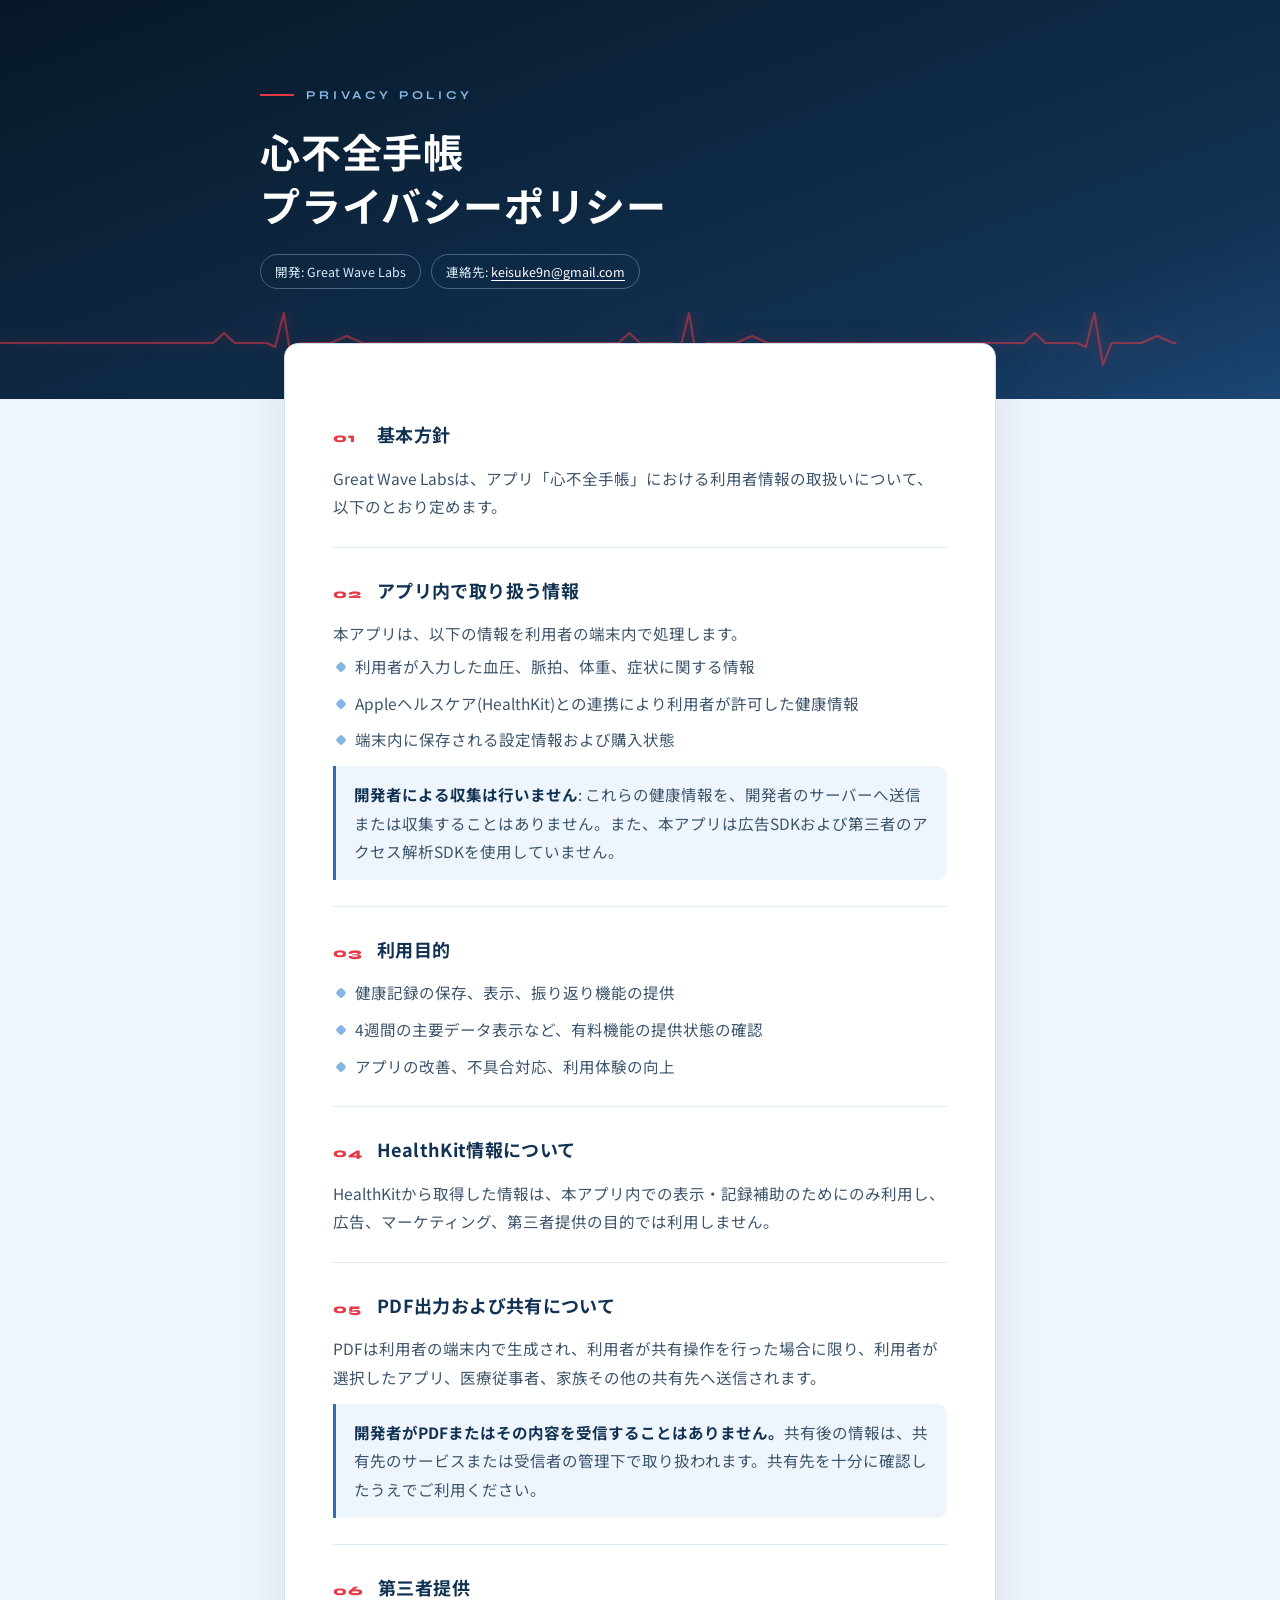
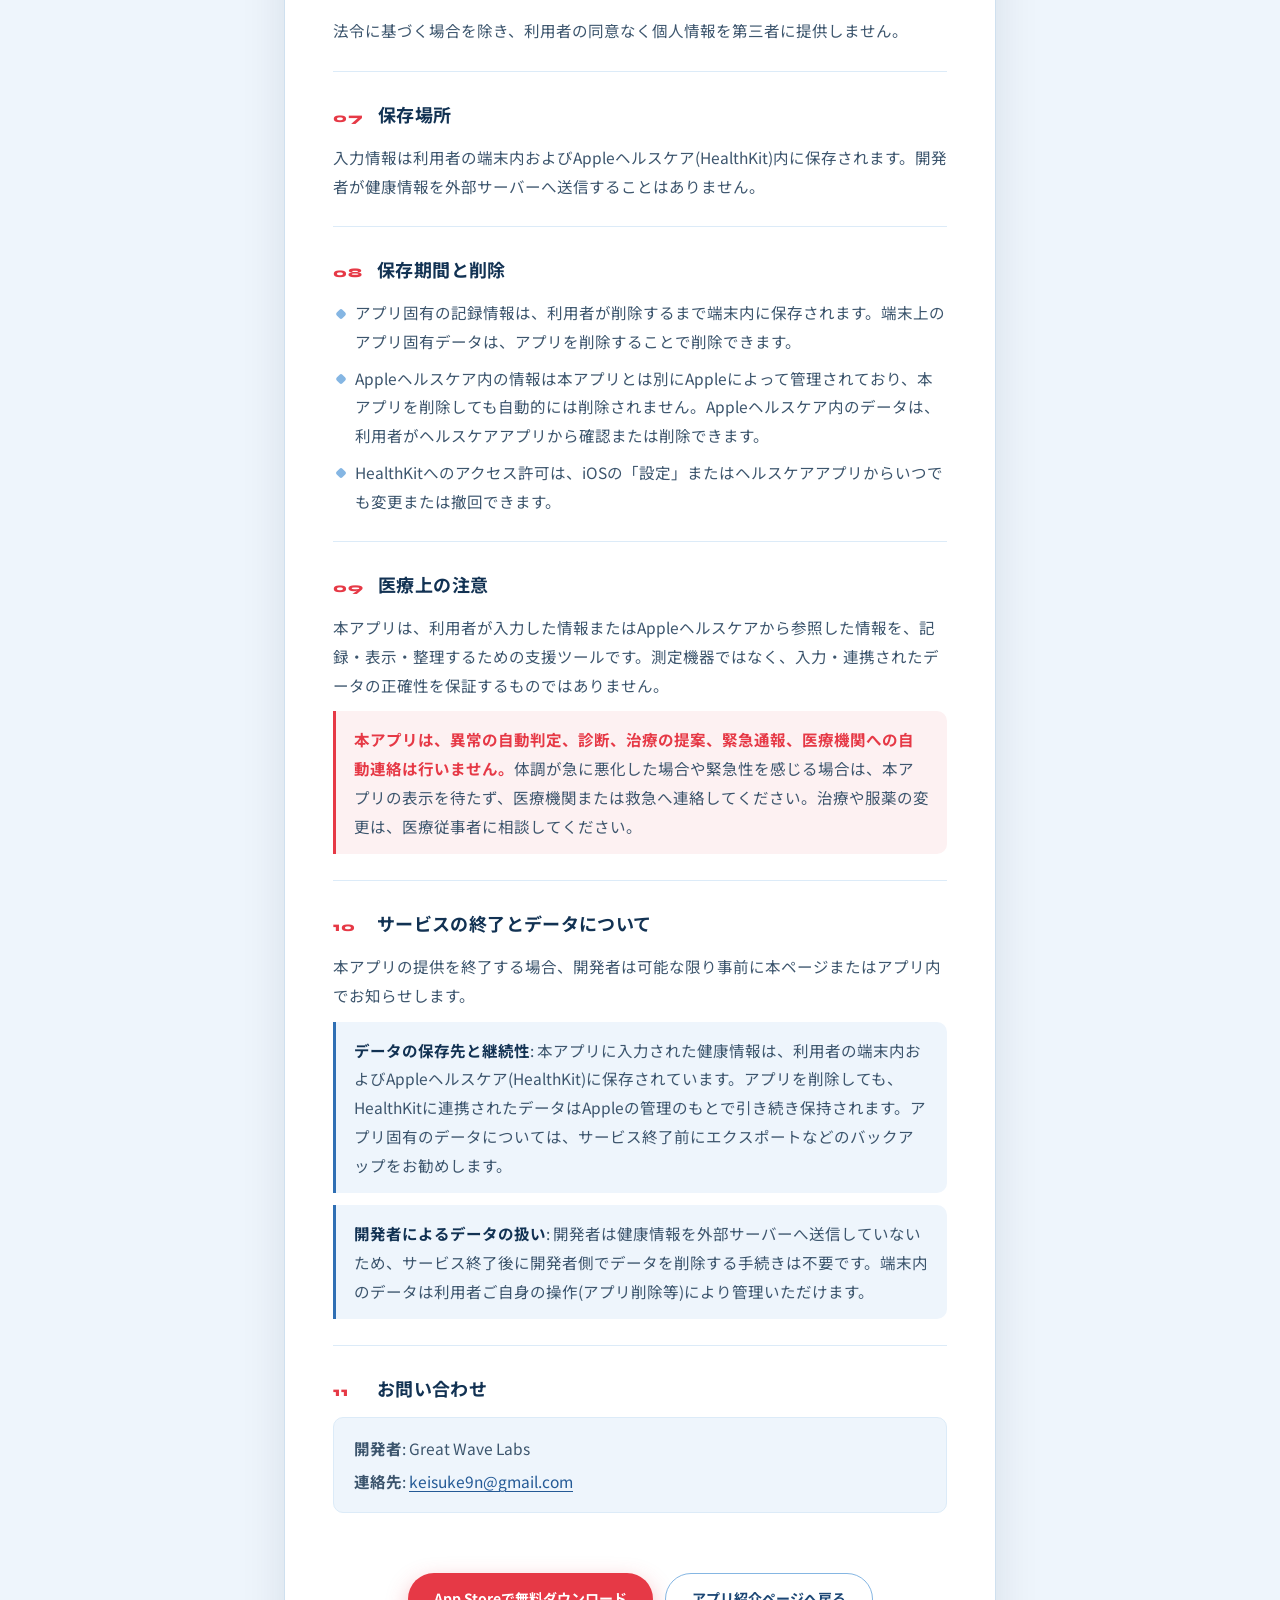
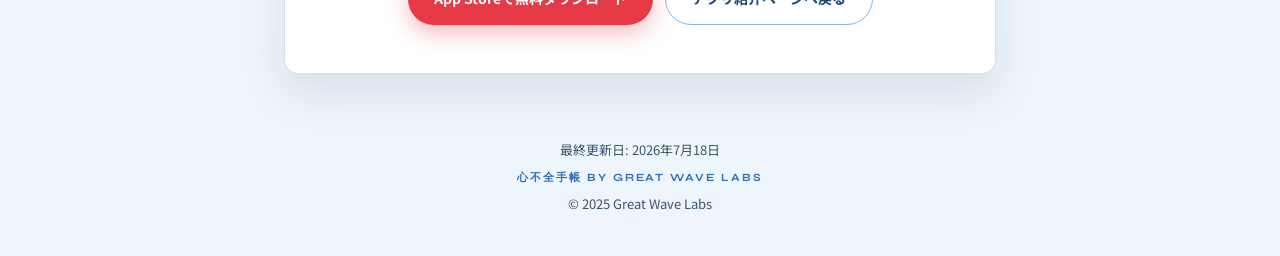
<file: privacy.html>
<!DOCTYPE html>
<html lang="ja">
<head>
  <meta charset="UTF-8">
  <meta name="viewport" content="width=device-width, initial-scale=1.0">
  <title>心不全手帳 プライバシーポリシー</title>
  <meta name="description" content="心不全手帳(Great Wave Labs)のプライバシーポリシー。アプリ内で取り扱う情報、利用目的、HealthKit・PDF共有データの取扱いについて説明します。">
  <link rel="preconnect" href="https://fonts.googleapis.com">
  <link rel="preconnect" href="https://fonts.gstatic.com" crossorigin>
  <link href="https://fonts.googleapis.com/css2?family=Syne:wght@600;700;800&family=Noto+Sans+JP:wght@400;500;700&display=swap" rel="stylesheet">
  <style>
    :root {
      --blue-50:  #eef5fc;
      --blue-100: #dcebf8;
      --blue-200: #b7d5f0;
      --blue-300: #85b6e3;
      --blue-500: #2f6fb4;
      --blue-600: #245a96;
      --blue-700: #1b4674;
      --blue-800: #123253;
      --blue-900: #0b2138;
      --blue-950: #071828;
      --red: #e63946;
      --ink: #12283d;
      --ink-soft: #3c556d;
      --line: #cfe0ef;
      --radius: 14px;
      --font-display: "Syne", sans-serif;
      --font-body: "Noto Sans JP", sans-serif;
    }

    * { margin: 0; padding: 0; box-sizing: border-box; }
    html { scroll-behavior: smooth; }

    body {
      font-family: var(--font-body);
      background: var(--blue-50);
      color: var(--ink);
      line-height: 1.85;
      font-size: 15.5px;
      -webkit-font-smoothing: antialiased;
    }

    a { color: var(--blue-600); text-decoration-thickness: 1px; text-underline-offset: 3px; }
    a:hover { color: var(--red); }
    a:focus-visible, button:focus-visible {
      outline: 2px solid var(--red);
      outline-offset: 3px;
      border-radius: 4px;
    }

    /* ============ HERO ============ */
    .hero {
      position: relative;
      background: linear-gradient(160deg, var(--blue-950) 0%, var(--blue-800) 78%, var(--blue-700) 100%);
      color: #fff;
      overflow: hidden;
      padding: 84px 24px 110px;
    }
    .hero-inner {
      max-width: 760px;
      margin: 0 auto;
      position: relative;
      z-index: 2;
    }
    .eyebrow {
      font-family: var(--font-display);
      font-weight: 700;
      font-size: 12px;
      letter-spacing: 0.32em;
      text-transform: uppercase;
      color: var(--blue-300);
      display: flex;
      align-items: center;
      gap: 12px;
      opacity: 0;
      animation: rise 0.7s ease 0.1s forwards;
    }
    .eyebrow::before {
      content: "";
      width: 34px; height: 2px;
      background: var(--red);
    }
    .hero h1 {
      font-size: clamp(26px, 5.4vw, 40px);
      font-weight: 700;
      letter-spacing: 0.02em;
      line-height: 1.35;
      margin-top: 18px;
      opacity: 0;
      animation: rise 0.7s ease 0.25s forwards;
    }
    .hero .meta-row {
      margin-top: 22px;
      display: flex;
      flex-wrap: wrap;
      gap: 10px;
      opacity: 0;
      animation: rise 0.7s ease 0.4s forwards;
    }
    .meta-chip {
      font-size: 12.5px;
      color: var(--blue-100);
      border: 1px solid rgba(183, 213, 240, 0.35);
      border-radius: 999px;
      padding: 5px 14px;
      backdrop-filter: blur(2px);
    }
    .meta-chip a { color: #fff; }
    .meta-chip a:hover { color: var(--blue-200); }

    /* ECG line */
    .ecg-wrap {
      position: absolute;
      left: 0; right: 0; bottom: 26px;
      z-index: 1;
      opacity: 0.55;
      pointer-events: none;
    }
    .ecg-wrap svg { width: 100%; height: 70px; display: block; }
    .ecg-path {
      fill: none;
      stroke: var(--red);
      stroke-width: 2;
      stroke-linecap: round;
      stroke-linejoin: round;
      stroke-dasharray: 1400;
      stroke-dashoffset: 1400;
      animation: draw 3.2s ease-out 0.5s forwards;
      filter: drop-shadow(0 0 6px rgba(230, 57, 70, 0.65));
    }
    .ecg-dot {
      fill: var(--red);
      opacity: 0;
      animation: blink 1.1s ease-in-out 3.4s infinite;
    }

    @keyframes rise {
      from { opacity: 0; transform: translateY(14px); }
      to   { opacity: 1; transform: translateY(0); }
    }
    @keyframes draw { to { stroke-dashoffset: 0; } }
    @keyframes blink { 0%,100% { opacity: 0.15; } 50% { opacity: 1; } }

    /* ============ BODY ============ */
    .container {
      max-width: 760px;
      margin: -56px auto 0;
      padding: 0 24px 40px;
      position: relative;
      z-index: 3;
    }

    .card {
      background: #fff;
      border-radius: var(--radius);
      border: 1px solid var(--line);
      box-shadow: 0 18px 46px rgba(11, 33, 56, 0.10);
      padding: clamp(26px, 5vw, 48px);
    }

    section.policy {
      padding: 26px 0;
      border-bottom: 1px solid var(--blue-100);
      opacity: 0;
      transform: translateY(18px);
      transition: opacity 0.65s ease, transform 0.65s ease;
    }
    section.policy.visible { opacity: 1; transform: translateY(0); }
    section.policy:last-of-type { border-bottom: none; }

    .sec-head {
      display: flex;
      align-items: baseline;
      gap: 14px;
      margin-bottom: 12px;
    }
    .sec-num {
      font-family: var(--font-display);
      font-weight: 800;
      font-size: 13px;
      letter-spacing: 0.08em;
      color: var(--red);
      min-width: 30px;
    }
    .sec-head h2 {
      font-size: 18px;
      font-weight: 700;
      letter-spacing: 0.02em;
      color: var(--blue-800);
    }

    section.policy p,
    section.policy ul { color: var(--ink-soft); }

    section.policy ul {
      list-style: none;
      display: grid;
      gap: 8px;
      margin-top: 4px;
    }
    section.policy li {
      position: relative;
      padding-left: 22px;
    }
    section.policy li::before {
      content: "";
      position: absolute;
      left: 4px; top: 0.72em;
      width: 8px; height: 8px;
      border-radius: 2px;
      background: var(--blue-300);
      transform: rotate(45deg);
    }

    .callout {
      margin-top: 12px;
      background: var(--blue-50);
      border-left: 3px solid var(--blue-500);
      border-radius: 0 10px 10px 0;
      padding: 14px 18px;
    }
    .callout strong { color: var(--blue-800); }

    .notice {
      background: #fdf1f2;
      border-left: 3px solid var(--red);
    }
    .notice strong { color: var(--red); }

    .contact {
      margin-top: 6px;
      background: var(--blue-50);
      border: 1px solid var(--blue-100);
      border-radius: 10px;
      padding: 16px 20px;
      display: grid;
      gap: 4px;
    }

    /* ============ CTA / FOOTER ============ */
    .backlinks {
      margin-top: 34px;
      display: flex;
      flex-wrap: wrap;
      gap: 12px;
      justify-content: center;
    }
    .btn {
      font-family: var(--font-body);
      font-weight: 700;
      font-size: 14px;
      border-radius: 999px;
      padding: 12px 26px;
      text-decoration: none;
      transition: transform 0.2s ease, box-shadow 0.2s ease, background 0.2s ease;
      display: inline-flex;
      align-items: center;
      gap: 8px;
    }
    .btn-primary {
      background: var(--red);
      color: #fff;
      box-shadow: 0 8px 22px rgba(230, 57, 70, 0.35);
    }
    .btn-primary:hover {
      color: #fff;
      transform: translateY(-2px);
      box-shadow: 0 12px 28px rgba(230, 57, 70, 0.45);
    }
    .btn-ghost {
      border: 1.5px solid var(--blue-300);
      color: var(--blue-700);
      background: #fff;
    }
    .btn-ghost:hover {
      color: var(--blue-900);
      border-color: var(--blue-500);
      transform: translateY(-2px);
    }

    .footer {
      text-align: center;
      margin-top: 44px;
      padding-top: 20px;
      color: var(--ink-soft);
      font-size: 13px;
    }
    .footer .brand {
      font-family: var(--font-display);
      font-weight: 700;
      letter-spacing: 0.18em;
      font-size: 11px;
      text-transform: uppercase;
      color: var(--blue-500);
      margin-top: 6px;
    }

    /* ============ MOTION SAFETY ============ */
    @media (prefers-reduced-motion: reduce) {
      html { scroll-behavior: auto; }
      .eyebrow, .hero h1, .hero .meta-row { animation: none; opacity: 1; }
      .ecg-path { animation: none; stroke-dashoffset: 0; }
      .ecg-dot { animation: none; opacity: 0.8; }
      section.policy { opacity: 1; transform: none; transition: none; }
      .btn, .btn:hover { transform: none; }
    }

    @media (max-width: 520px) {
      .hero { padding: 64px 20px 96px; }
      .sec-head { gap: 10px; }
    }
  </style>
</head>
<body>

  <header class="hero">
    <div class="hero-inner">
      <p class="eyebrow">Privacy Policy</p>
      <h1>心不全手帳<br>プライバシーポリシー</h1>
      <div class="meta-row">
        <span class="meta-chip">開発: Great Wave Labs</span>
        <span class="meta-chip">連絡先: <a href="mailto:keisuke9n@gmail.com">keisuke9n@gmail.com</a></span>
      </div>
    </div>
    <div class="ecg-wrap" aria-hidden="true">
      <svg viewBox="0 0 1200 70" preserveAspectRatio="none">
        <path class="ecg-path" d="M0,40 L180,40 L200,40 L210,30 L220,40 L250,40 L258,44 L266,10 L274,62 L282,40 L310,40 L325,33 L340,40 L560,40 L580,40 L590,30 L600,40 L630,40 L638,44 L646,10 L654,62 L662,40 L690,40 L705,33 L720,40 L940,40 L960,40 L970,30 L980,40 L1010,40 L1018,44 L1026,10 L1034,62 L1042,40 L1070,40 L1085,33 L1100,40 L1200,40"/>
        <circle class="ecg-dot" cx="1180" cy="40" r="4"/>
      </svg>
    </div>
  </header>

  <main class="container">
    <div class="card">

      <section class="policy">
        <div class="sec-head"><span class="sec-num">01</span><h2>基本方針</h2></div>
        <p>Great Wave Labsは、アプリ「心不全手帳」における利用者情報の取扱いについて、以下のとおり定めます。</p>
      </section>

      <section class="policy">
        <div class="sec-head"><span class="sec-num">02</span><h2>アプリ内で取り扱う情報</h2></div>
        <p>本アプリは、以下の情報を利用者の端末内で処理します。</p>
        <ul>
          <li>利用者が入力した血圧、脈拍、体重、症状に関する情報</li>
          <li>Appleヘルスケア(HealthKit)との連携により利用者が許可した健康情報</li>
          <li>端末内に保存される設定情報および購入状態</li>
        </ul>
        <div class="callout">
          <p><strong>開発者による収集は行いません</strong>: これらの健康情報を、開発者のサーバーへ送信または収集することはありません。また、本アプリは広告SDKおよび第三者のアクセス解析SDKを使用していません。</p>
        </div>
      </section>

      <section class="policy">
        <div class="sec-head"><span class="sec-num">03</span><h2>利用目的</h2></div>
        <ul>
          <li>健康記録の保存、表示、振り返り機能の提供</li>
          <li>4週間の主要データ表示など、有料機能の提供状態の確認</li>
          <li>アプリの改善、不具合対応、利用体験の向上</li>
        </ul>
      </section>

      <section class="policy">
        <div class="sec-head"><span class="sec-num">04</span><h2>HealthKit情報について</h2></div>
        <p>HealthKitから取得した情報は、本アプリ内での表示・記録補助のためにのみ利用し、広告、マーケティング、第三者提供の目的では利用しません。</p>
      </section>

      <section class="policy">
        <div class="sec-head"><span class="sec-num">05</span><h2>PDF出力および共有について</h2></div>
        <p>PDFは利用者の端末内で生成され、利用者が共有操作を行った場合に限り、利用者が選択したアプリ、医療従事者、家族その他の共有先へ送信されます。</p>
        <div class="callout">
          <p><strong>開発者がPDFまたはその内容を受信することはありません。</strong>共有後の情報は、共有先のサービスまたは受信者の管理下で取り扱われます。共有先を十分に確認したうえでご利用ください。</p>
        </div>
      </section>

      <section class="policy">
        <div class="sec-head"><span class="sec-num">06</span><h2>第三者提供</h2></div>
        <p>法令に基づく場合を除き、利用者の同意なく個人情報を第三者に提供しません。</p>
      </section>

      <section class="policy">
        <div class="sec-head"><span class="sec-num">07</span><h2>保存場所</h2></div>
        <p>入力情報は利用者の端末内およびAppleヘルスケア(HealthKit)内に保存されます。開発者が健康情報を外部サーバーへ送信することはありません。</p>
      </section>

      <section class="policy">
        <div class="sec-head"><span class="sec-num">08</span><h2>保存期間と削除</h2></div>
        <ul>
          <li>アプリ固有の記録情報は、利用者が削除するまで端末内に保存されます。端末上のアプリ固有データは、アプリを削除することで削除できます。</li>
          <li>Appleヘルスケア内の情報は本アプリとは別にAppleによって管理されており、本アプリを削除しても自動的には削除されません。Appleヘルスケア内のデータは、利用者がヘルスケアアプリから確認または削除できます。</li>
          <li>HealthKitへのアクセス許可は、iOSの「設定」またはヘルスケアアプリからいつでも変更または撤回できます。</li>
        </ul>
      </section>

      <section class="policy">
        <div class="sec-head"><span class="sec-num">09</span><h2>医療上の注意</h2></div>
        <p>本アプリは、利用者が入力した情報またはAppleヘルスケアから参照した情報を、記録・表示・整理するための支援ツールです。測定機器ではなく、入力・連携されたデータの正確性を保証するものではありません。</p>
        <div class="callout notice">
          <p><strong>本アプリは、異常の自動判定、診断、治療の提案、緊急通報、医療機関への自動連絡は行いません。</strong>体調が急に悪化した場合や緊急性を感じる場合は、本アプリの表示を待たず、医療機関または救急へ連絡してください。治療や服薬の変更は、医療従事者に相談してください。</p>
        </div>
      </section>

      <section class="policy">
        <div class="sec-head"><span class="sec-num">10</span><h2>サービスの終了とデータについて</h2></div>
        <p>本アプリの提供を終了する場合、開発者は可能な限り事前に本ページまたはアプリ内でお知らせします。</p>
        <div class="callout">
          <p><strong>データの保存先と継続性</strong>: 本アプリに入力された健康情報は、利用者の端末内およびAppleヘルスケア(HealthKit)に保存されています。アプリを削除しても、HealthKitに連携されたデータはAppleの管理のもとで引き続き保持されます。アプリ固有のデータについては、サービス終了前にエクスポートなどのバックアップをお勧めします。</p>
        </div>
        <div class="callout">
          <p><strong>開発者によるデータの扱い</strong>: 開発者は健康情報を外部サーバーへ送信していないため、サービス終了後に開発者側でデータを削除する手続きは不要です。端末内のデータは利用者ご自身の操作(アプリ削除等)により管理いただけます。</p>
        </div>
      </section>

      <section class="policy">
        <div class="sec-head"><span class="sec-num">11</span><h2>お問い合わせ</h2></div>
        <div class="contact">
          <p><strong>開発者</strong>: Great Wave Labs</p>
          <p><strong>連絡先</strong>: <a href="mailto:keisuke9n@gmail.com">keisuke9n@gmail.com</a></p>
        </div>
      </section>

      <div class="backlinks">
        <a class="btn btn-primary" href="https://apps.apple.com/jp/app/%E5%BF%83%E4%B8%8D%E5%85%A8%E6%89%8B%E5%B8%B3-%E8%A1%80%E5%9C%A7-%E4%BD%93%E9%87%8D-%E7%97%87%E7%8A%B6/id6765601367">App Storeで無料ダウンロード</a>
        <a class="btn btn-ghost" href="https://keisuke9n.github.io/iOS_BP21/">アプリ紹介ページへ戻る</a>
      </div>

    </div>

    <footer class="footer">
      <p>最終更新日: 2026年7月18日</p>
      <p class="brand">心不全手帳 by Great Wave Labs</p>
      <p style="margin-top:4px;">&copy; 2025 Great Wave Labs</p>
    </footer>
  </main>

  <script>
    (function () {
      var sections = document.querySelectorAll('section.policy');
      var reduced = window.matchMedia('(prefers-reduced-motion: reduce)').matches;
      if (reduced || !('IntersectionObserver' in window)) {
        sections.forEach(function (s) { s.classList.add('visible'); });
        return;
      }
      var io = new IntersectionObserver(function (entries) {
        entries.forEach(function (e) {
          if (e.isIntersecting) {
            e.target.classList.add('visible');
            io.unobserve(e.target);
          }
        });
      }, { threshold: 0.12, rootMargin: '0px 0px -40px 0px' });
      sections.forEach(function (s) { io.observe(s); });
    })();
  </script>
</body>
</html>
</file>
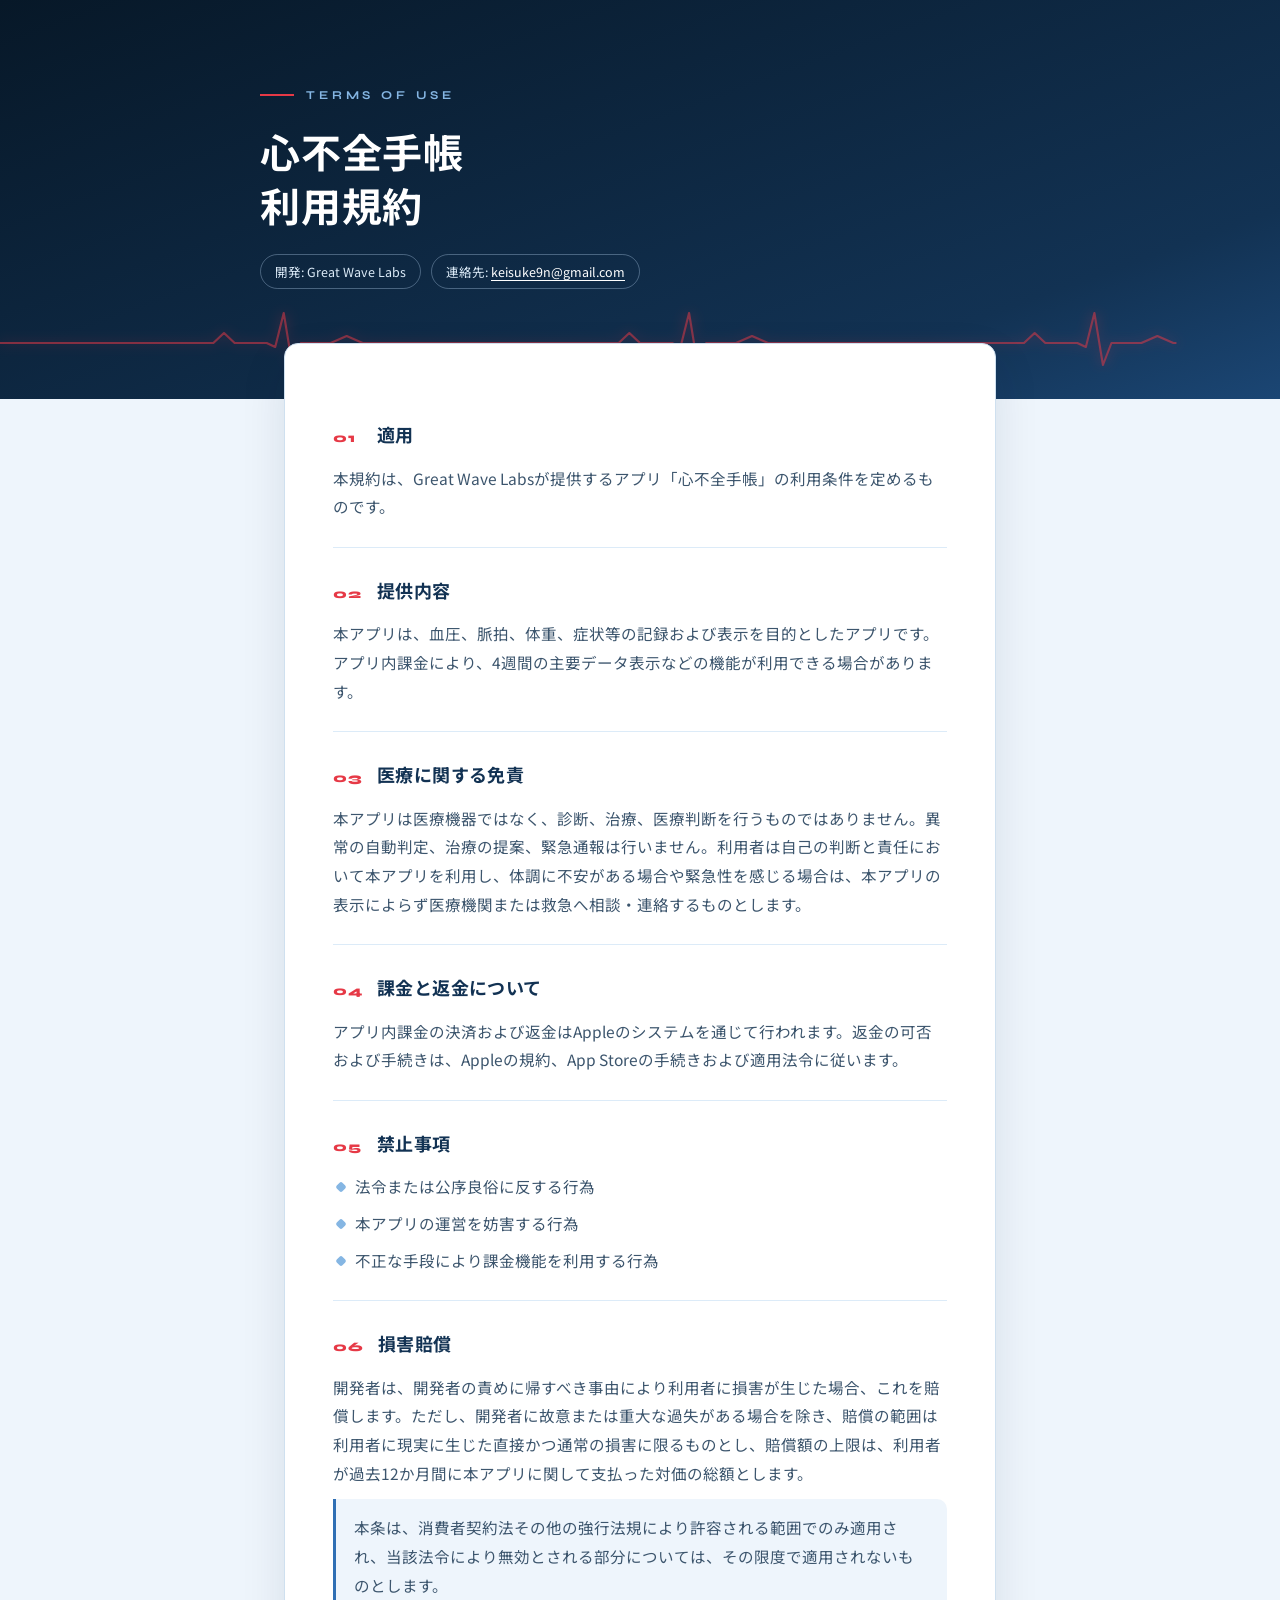
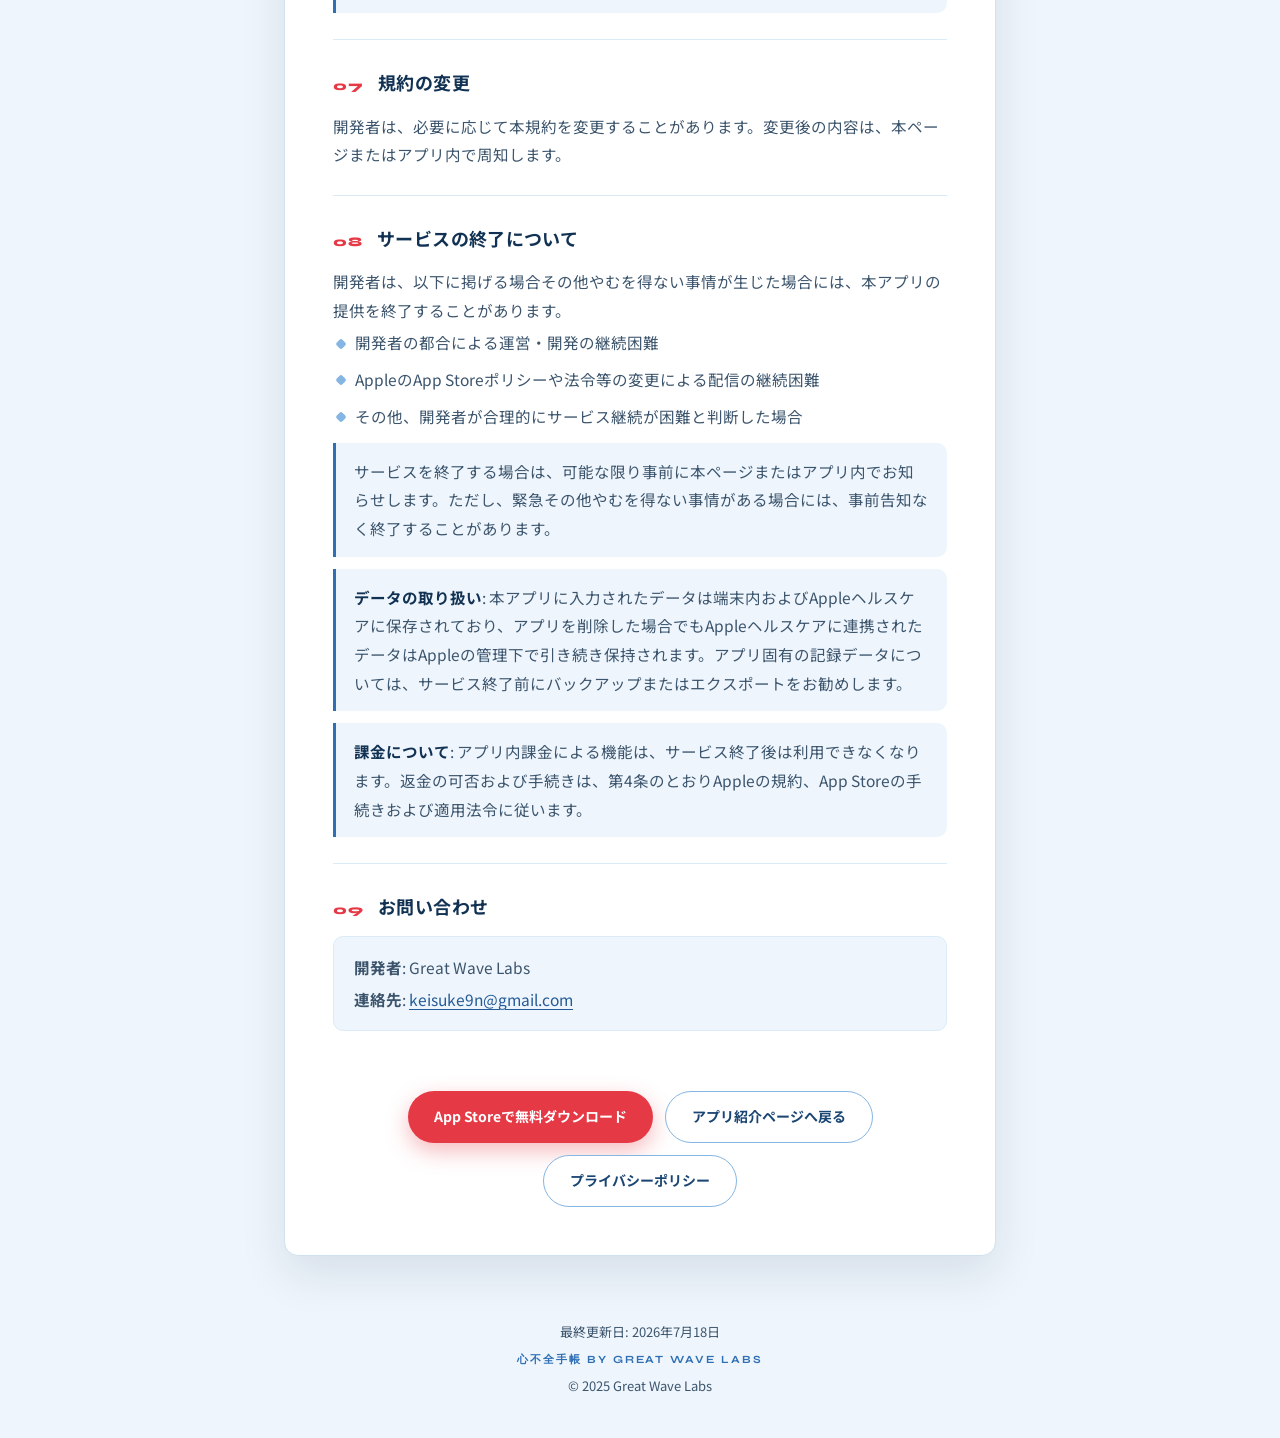
<file: terms.html>
<!DOCTYPE html>
<html lang="ja">
<head>
  <meta charset="UTF-8">
  <meta name="viewport" content="width=device-width, initial-scale=1.0">
  <title>心不全手帳 利用規約</title>
  <meta name="description" content="心不全手帳(Great Wave Labs)の利用規約。提供内容、課金と返金、免責、サービス終了時の取扱いについて説明します。">
  <link rel="preconnect" href="https://fonts.googleapis.com">
  <link rel="preconnect" href="https://fonts.gstatic.com" crossorigin>
  <link href="https://fonts.googleapis.com/css2?family=Syne:wght@600;700;800&family=Noto+Sans+JP:wght@400;500;700&display=swap" rel="stylesheet">
  <style>
    :root {
      --blue-50:  #eef5fc;
      --blue-100: #dcebf8;
      --blue-200: #b7d5f0;
      --blue-300: #85b6e3;
      --blue-500: #2f6fb4;
      --blue-600: #245a96;
      --blue-700: #1b4674;
      --blue-800: #123253;
      --blue-900: #0b2138;
      --blue-950: #071828;
      --red: #e63946;
      --ink: #12283d;
      --ink-soft: #3c556d;
      --line: #cfe0ef;
      --radius: 14px;
      --font-display: "Syne", sans-serif;
      --font-body: "Noto Sans JP", sans-serif;
    }

    * { margin: 0; padding: 0; box-sizing: border-box; }
    html { scroll-behavior: smooth; }

    body {
      font-family: var(--font-body);
      background: var(--blue-50);
      color: var(--ink);
      line-height: 1.85;
      font-size: 15.5px;
      -webkit-font-smoothing: antialiased;
    }

    a { color: var(--blue-600); text-decoration-thickness: 1px; text-underline-offset: 3px; }
    a:hover { color: var(--red); }
    a:focus-visible, button:focus-visible {
      outline: 2px solid var(--red);
      outline-offset: 3px;
      border-radius: 4px;
    }

    /* ============ HERO ============ */
    .hero {
      position: relative;
      background: linear-gradient(160deg, var(--blue-950) 0%, var(--blue-800) 78%, var(--blue-700) 100%);
      color: #fff;
      overflow: hidden;
      padding: 84px 24px 110px;
    }
    .hero-inner {
      max-width: 760px;
      margin: 0 auto;
      position: relative;
      z-index: 2;
    }
    .eyebrow {
      font-family: var(--font-display);
      font-weight: 700;
      font-size: 12px;
      letter-spacing: 0.32em;
      text-transform: uppercase;
      color: var(--blue-300);
      display: flex;
      align-items: center;
      gap: 12px;
      opacity: 0;
      animation: rise 0.7s ease 0.1s forwards;
    }
    .eyebrow::before {
      content: "";
      width: 34px; height: 2px;
      background: var(--red);
    }
    .hero h1 {
      font-size: clamp(26px, 5.4vw, 40px);
      font-weight: 700;
      letter-spacing: 0.02em;
      line-height: 1.35;
      margin-top: 18px;
      opacity: 0;
      animation: rise 0.7s ease 0.25s forwards;
    }
    .hero .meta-row {
      margin-top: 22px;
      display: flex;
      flex-wrap: wrap;
      gap: 10px;
      opacity: 0;
      animation: rise 0.7s ease 0.4s forwards;
    }
    .meta-chip {
      font-size: 12.5px;
      color: var(--blue-100);
      border: 1px solid rgba(183, 213, 240, 0.35);
      border-radius: 999px;
      padding: 5px 14px;
      backdrop-filter: blur(2px);
    }
    .meta-chip a { color: #fff; }
    .meta-chip a:hover { color: var(--blue-200); }

    /* ECG line */
    .ecg-wrap {
      position: absolute;
      left: 0; right: 0; bottom: 26px;
      z-index: 1;
      opacity: 0.55;
      pointer-events: none;
    }
    .ecg-wrap svg { width: 100%; height: 70px; display: block; }
    .ecg-path {
      fill: none;
      stroke: var(--red);
      stroke-width: 2;
      stroke-linecap: round;
      stroke-linejoin: round;
      stroke-dasharray: 1400;
      stroke-dashoffset: 1400;
      animation: draw 3.2s ease-out 0.5s forwards;
      filter: drop-shadow(0 0 6px rgba(230, 57, 70, 0.65));
    }
    .ecg-dot {
      fill: var(--red);
      opacity: 0;
      animation: blink 1.1s ease-in-out 3.4s infinite;
    }

    @keyframes rise {
      from { opacity: 0; transform: translateY(14px); }
      to   { opacity: 1; transform: translateY(0); }
    }
    @keyframes draw { to { stroke-dashoffset: 0; } }
    @keyframes blink { 0%,100% { opacity: 0.15; } 50% { opacity: 1; } }

    /* ============ BODY ============ */
    .container {
      max-width: 760px;
      margin: -56px auto 0;
      padding: 0 24px 40px;
      position: relative;
      z-index: 3;
    }

    .card {
      background: #fff;
      border-radius: var(--radius);
      border: 1px solid var(--line);
      box-shadow: 0 18px 46px rgba(11, 33, 56, 0.10);
      padding: clamp(26px, 5vw, 48px);
    }

    section.policy {
      padding: 26px 0;
      border-bottom: 1px solid var(--blue-100);
      opacity: 0;
      transform: translateY(18px);
      transition: opacity 0.65s ease, transform 0.65s ease;
    }
    section.policy.visible { opacity: 1; transform: translateY(0); }
    section.policy:last-of-type { border-bottom: none; }

    .sec-head {
      display: flex;
      align-items: baseline;
      gap: 14px;
      margin-bottom: 12px;
    }
    .sec-num {
      font-family: var(--font-display);
      font-weight: 800;
      font-size: 13px;
      letter-spacing: 0.08em;
      color: var(--red);
      min-width: 30px;
    }
    .sec-head h2 {
      font-size: 18px;
      font-weight: 700;
      letter-spacing: 0.02em;
      color: var(--blue-800);
    }

    section.policy p,
    section.policy ul { color: var(--ink-soft); }

    section.policy ul {
      list-style: none;
      display: grid;
      gap: 8px;
      margin-top: 4px;
    }
    section.policy li {
      position: relative;
      padding-left: 22px;
    }
    section.policy li::before {
      content: "";
      position: absolute;
      left: 4px; top: 0.72em;
      width: 8px; height: 8px;
      border-radius: 2px;
      background: var(--blue-300);
      transform: rotate(45deg);
    }

    .callout {
      margin-top: 12px;
      background: var(--blue-50);
      border-left: 3px solid var(--blue-500);
      border-radius: 0 10px 10px 0;
      padding: 14px 18px;
    }
    .callout strong { color: var(--blue-800); }

    .notice {
      background: #fdf1f2;
      border-left: 3px solid var(--red);
    }
    .notice strong { color: var(--red); }

    .contact {
      margin-top: 6px;
      background: var(--blue-50);
      border: 1px solid var(--blue-100);
      border-radius: 10px;
      padding: 16px 20px;
      display: grid;
      gap: 4px;
    }

    /* ============ CTA / FOOTER ============ */
    .backlinks {
      margin-top: 34px;
      display: flex;
      flex-wrap: wrap;
      gap: 12px;
      justify-content: center;
    }
    .btn {
      font-family: var(--font-body);
      font-weight: 700;
      font-size: 14px;
      border-radius: 999px;
      padding: 12px 26px;
      text-decoration: none;
      transition: transform 0.2s ease, box-shadow 0.2s ease, background 0.2s ease;
      display: inline-flex;
      align-items: center;
      gap: 8px;
    }
    .btn-primary {
      background: var(--red);
      color: #fff;
      box-shadow: 0 8px 22px rgba(230, 57, 70, 0.35);
    }
    .btn-primary:hover {
      color: #fff;
      transform: translateY(-2px);
      box-shadow: 0 12px 28px rgba(230, 57, 70, 0.45);
    }
    .btn-ghost {
      border: 1.5px solid var(--blue-300);
      color: var(--blue-700);
      background: #fff;
    }
    .btn-ghost:hover {
      color: var(--blue-900);
      border-color: var(--blue-500);
      transform: translateY(-2px);
    }

    .footer {
      text-align: center;
      margin-top: 44px;
      padding-top: 20px;
      color: var(--ink-soft);
      font-size: 13px;
    }
    .footer .brand {
      font-family: var(--font-display);
      font-weight: 700;
      letter-spacing: 0.18em;
      font-size: 11px;
      text-transform: uppercase;
      color: var(--blue-500);
      margin-top: 6px;
    }

    /* ============ MOTION SAFETY ============ */
    @media (prefers-reduced-motion: reduce) {
      html { scroll-behavior: auto; }
      .eyebrow, .hero h1, .hero .meta-row { animation: none; opacity: 1; }
      .ecg-path { animation: none; stroke-dashoffset: 0; }
      .ecg-dot { animation: none; opacity: 0.8; }
      section.policy { opacity: 1; transform: none; transition: none; }
      .btn, .btn:hover { transform: none; }
    }

    @media (max-width: 520px) {
      .hero { padding: 64px 20px 96px; }
      .sec-head { gap: 10px; }
    }
  </style>
</head>
<body>

  <header class="hero">
    <div class="hero-inner">
      <p class="eyebrow">Terms of Use</p>
      <h1>心不全手帳<br>利用規約</h1>
      <div class="meta-row">
        <span class="meta-chip">開発: Great Wave Labs</span>
        <span class="meta-chip">連絡先: <a href="mailto:keisuke9n@gmail.com">keisuke9n@gmail.com</a></span>
      </div>
    </div>
    <div class="ecg-wrap" aria-hidden="true">
      <svg viewBox="0 0 1200 70" preserveAspectRatio="none">
        <path class="ecg-path" d="M0,40 L180,40 L200,40 L210,30 L220,40 L250,40 L258,44 L266,10 L274,62 L282,40 L310,40 L325,33 L340,40 L560,40 L580,40 L590,30 L600,40 L630,40 L638,44 L646,10 L654,62 L662,40 L690,40 L705,33 L720,40 L940,40 L960,40 L970,30 L980,40 L1010,40 L1018,44 L1026,10 L1034,62 L1042,40 L1070,40 L1085,33 L1100,40 L1200,40"/>
        <circle class="ecg-dot" cx="1180" cy="40" r="4"/>
      </svg>
    </div>
  </header>

  <main class="container">
    <div class="card">

      <section class="policy">
        <div class="sec-head"><span class="sec-num">01</span><h2>適用</h2></div>
        <p>本規約は、Great Wave Labsが提供するアプリ「心不全手帳」の利用条件を定めるものです。</p>
      </section>

      <section class="policy">
        <div class="sec-head"><span class="sec-num">02</span><h2>提供内容</h2></div>
        <p>本アプリは、血圧、脈拍、体重、症状等の記録および表示を目的としたアプリです。アプリ内課金により、4週間の主要データ表示などの機能が利用できる場合があります。</p>
      </section>

      <section class="policy">
        <div class="sec-head"><span class="sec-num">03</span><h2>医療に関する免責</h2></div>
        <p>本アプリは医療機器ではなく、診断、治療、医療判断を行うものではありません。異常の自動判定、治療の提案、緊急通報は行いません。利用者は自己の判断と責任において本アプリを利用し、体調に不安がある場合や緊急性を感じる場合は、本アプリの表示によらず医療機関または救急へ相談・連絡するものとします。</p>
      </section>

      <section class="policy">
        <div class="sec-head"><span class="sec-num">04</span><h2>課金と返金について</h2></div>
        <p>アプリ内課金の決済および返金はAppleのシステムを通じて行われます。返金の可否および手続きは、Appleの規約、App Storeの手続きおよび適用法令に従います。</p>
      </section>

      <section class="policy">
        <div class="sec-head"><span class="sec-num">05</span><h2>禁止事項</h2></div>
        <ul>
          <li>法令または公序良俗に反する行為</li>
          <li>本アプリの運営を妨害する行為</li>
          <li>不正な手段により課金機能を利用する行為</li>
        </ul>
      </section>

      <section class="policy">
        <div class="sec-head"><span class="sec-num">06</span><h2>損害賠償</h2></div>
        <p>開発者は、開発者の責めに帰すべき事由により利用者に損害が生じた場合、これを賠償します。ただし、開発者に故意または重大な過失がある場合を除き、賠償の範囲は利用者に現実に生じた直接かつ通常の損害に限るものとし、賠償額の上限は、利用者が過去12か月間に本アプリに関して支払った対価の総額とします。</p>
        <div class="callout">
          <p>本条は、消費者契約法その他の強行法規により許容される範囲でのみ適用され、当該法令により無効とされる部分については、その限度で適用されないものとします。</p>
        </div>
      </section>

      <section class="policy">
        <div class="sec-head"><span class="sec-num">07</span><h2>規約の変更</h2></div>
        <p>開発者は、必要に応じて本規約を変更することがあります。変更後の内容は、本ページまたはアプリ内で周知します。</p>
      </section>

      <section class="policy">
        <div class="sec-head"><span class="sec-num">08</span><h2>サービスの終了について</h2></div>
        <p>開発者は、以下に掲げる場合その他やむを得ない事情が生じた場合には、本アプリの提供を終了することがあります。</p>
        <ul>
          <li>開発者の都合による運営・開発の継続困難</li>
          <li>AppleのApp Storeポリシーや法令等の変更による配信の継続困難</li>
          <li>その他、開発者が合理的にサービス継続が困難と判断した場合</li>
        </ul>
        <div class="callout">
          <p>サービスを終了する場合は、可能な限り事前に本ページまたはアプリ内でお知らせします。ただし、緊急その他やむを得ない事情がある場合には、事前告知なく終了することがあります。</p>
        </div>
        <div class="callout">
          <p><strong>データの取り扱い</strong>: 本アプリに入力されたデータは端末内およびAppleヘルスケアに保存されており、アプリを削除した場合でもAppleヘルスケアに連携されたデータはAppleの管理下で引き続き保持されます。アプリ固有の記録データについては、サービス終了前にバックアップまたはエクスポートをお勧めします。</p>
        </div>
        <div class="callout">
          <p><strong>課金について</strong>: アプリ内課金による機能は、サービス終了後は利用できなくなります。返金の可否および手続きは、第4条のとおりAppleの規約、App Storeの手続きおよび適用法令に従います。</p>
        </div>
      </section>

      <section class="policy">
        <div class="sec-head"><span class="sec-num">09</span><h2>お問い合わせ</h2></div>
        <div class="contact">
          <p><strong>開発者</strong>: Great Wave Labs</p>
          <p><strong>連絡先</strong>: <a href="mailto:keisuke9n@gmail.com">keisuke9n@gmail.com</a></p>
        </div>
      </section>

      <div class="backlinks">
        <a class="btn btn-primary" href="https://apps.apple.com/jp/app/%E5%BF%83%E4%B8%8D%E5%85%A8%E6%89%8B%E5%B8%B3-%E8%A1%80%E5%9C%A7-%E4%BD%93%E9%87%8D-%E7%97%87%E7%8A%B6/id6765601367">App Storeで無料ダウンロード</a>
        <a class="btn btn-ghost" href="https://keisuke9n.github.io/iOS_BP21/">アプリ紹介ページへ戻る</a>
        <a class="btn btn-ghost" href="https://keisuke9n.github.io/iOS_BP21/privacy.html">プライバシーポリシー</a>
      </div>

    </div>

    <footer class="footer">
      <p>最終更新日: 2026年7月18日</p>
      <p class="brand">心不全手帳 by Great Wave Labs</p>
      <p style="margin-top:4px;">&copy; 2025 Great Wave Labs</p>
    </footer>
  </main>

  <script>
    (function () {
      var sections = document.querySelectorAll('section.policy');
      var reduced = window.matchMedia('(prefers-reduced-motion: reduce)').matches;
      if (reduced || !('IntersectionObserver' in window)) {
        sections.forEach(function (s) { s.classList.add('visible'); });
        return;
      }
      var io = new IntersectionObserver(function (entries) {
        entries.forEach(function (e) {
          if (e.isIntersecting) {
            e.target.classList.add('visible');
            io.unobserve(e.target);
          }
        });
      }, { threshold: 0.12, rootMargin: '0px 0px -40px 0px' });
      sections.forEach(function (s) { io.observe(s); });
    })();
  </script>
</body>
</html>
</file>
